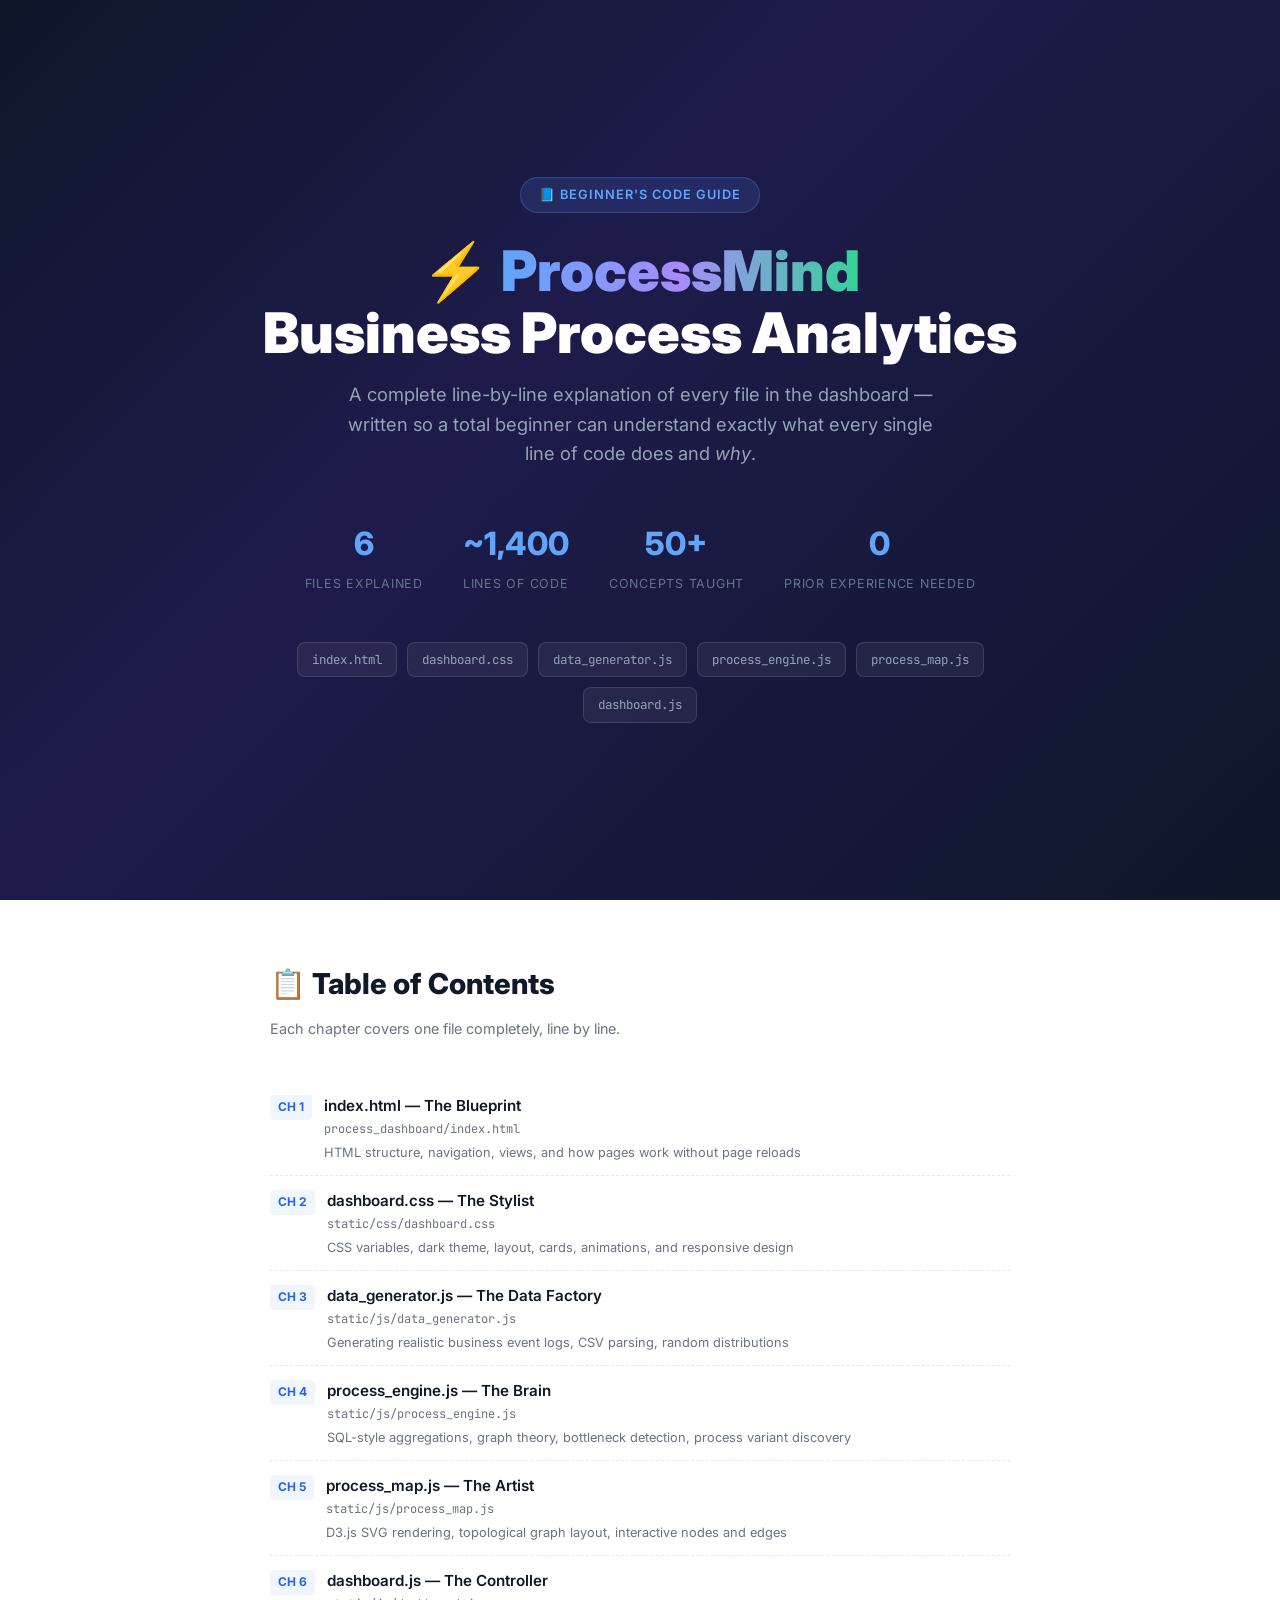
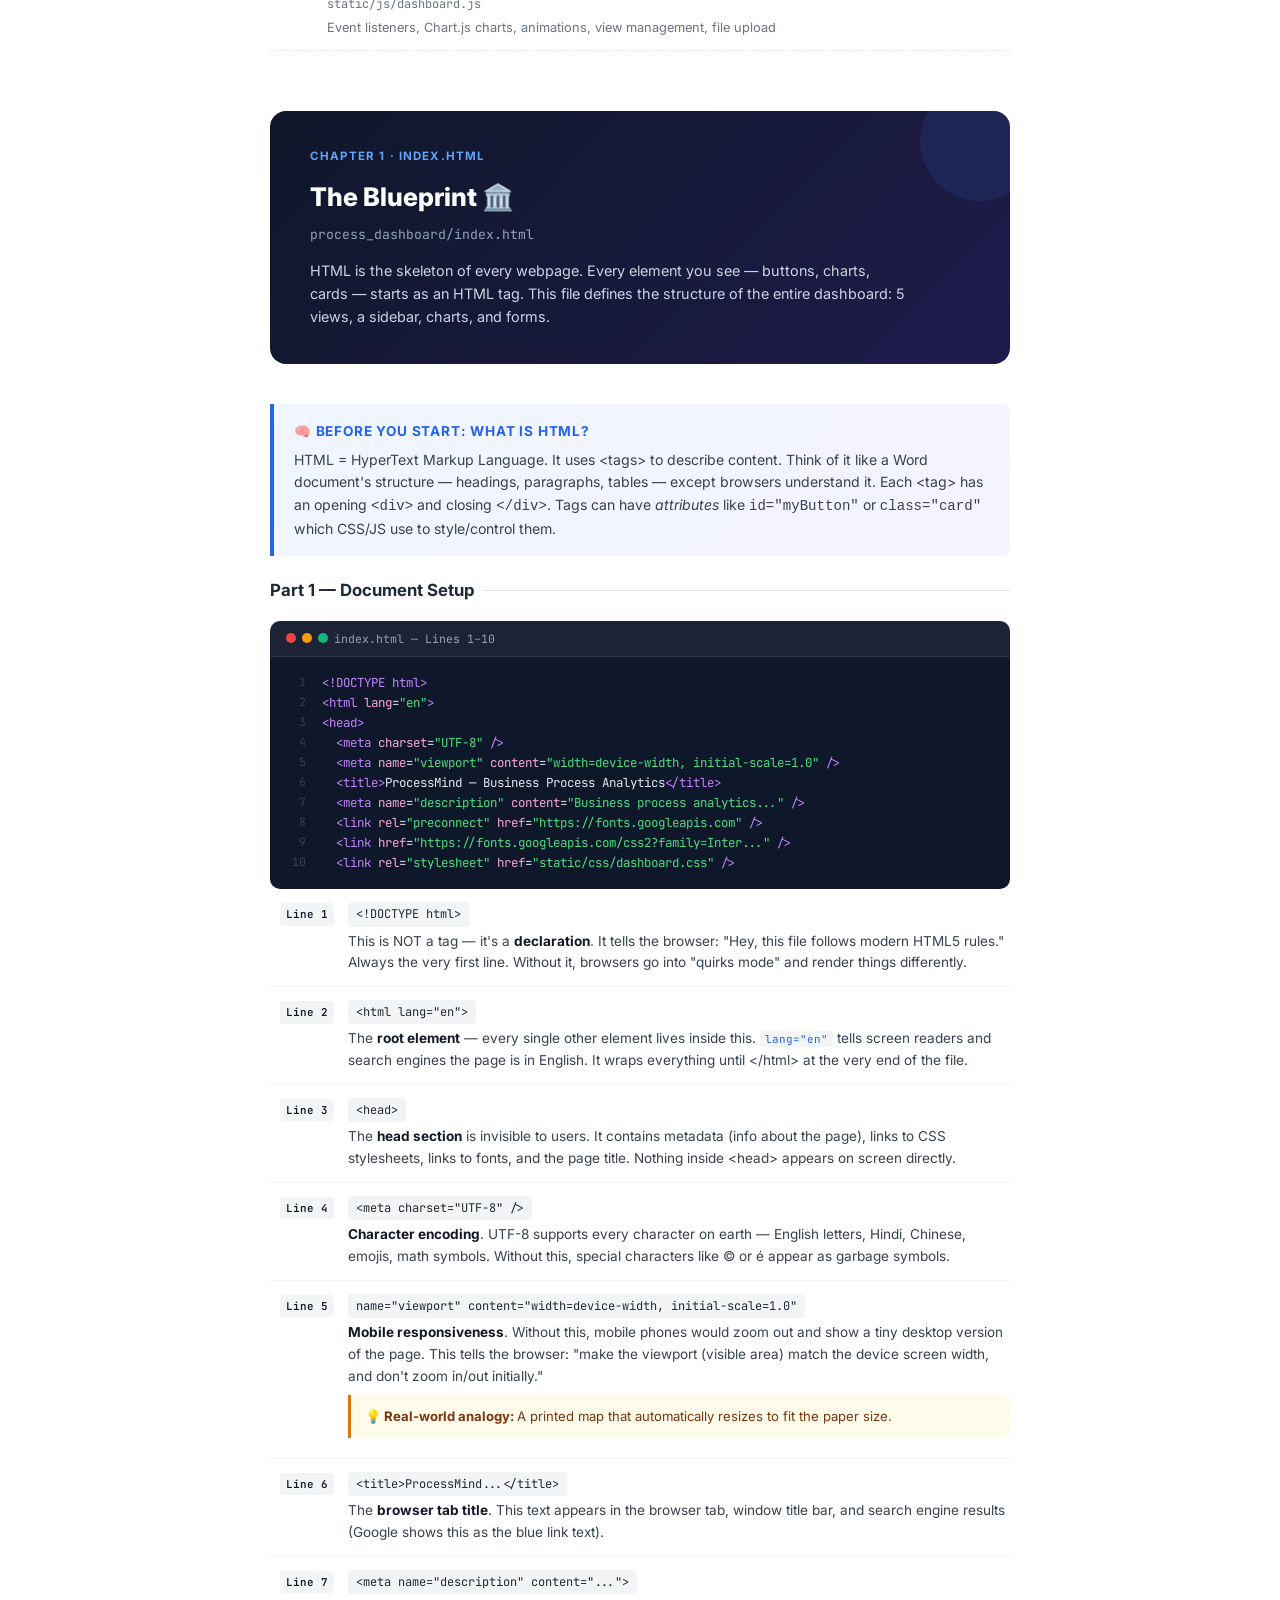
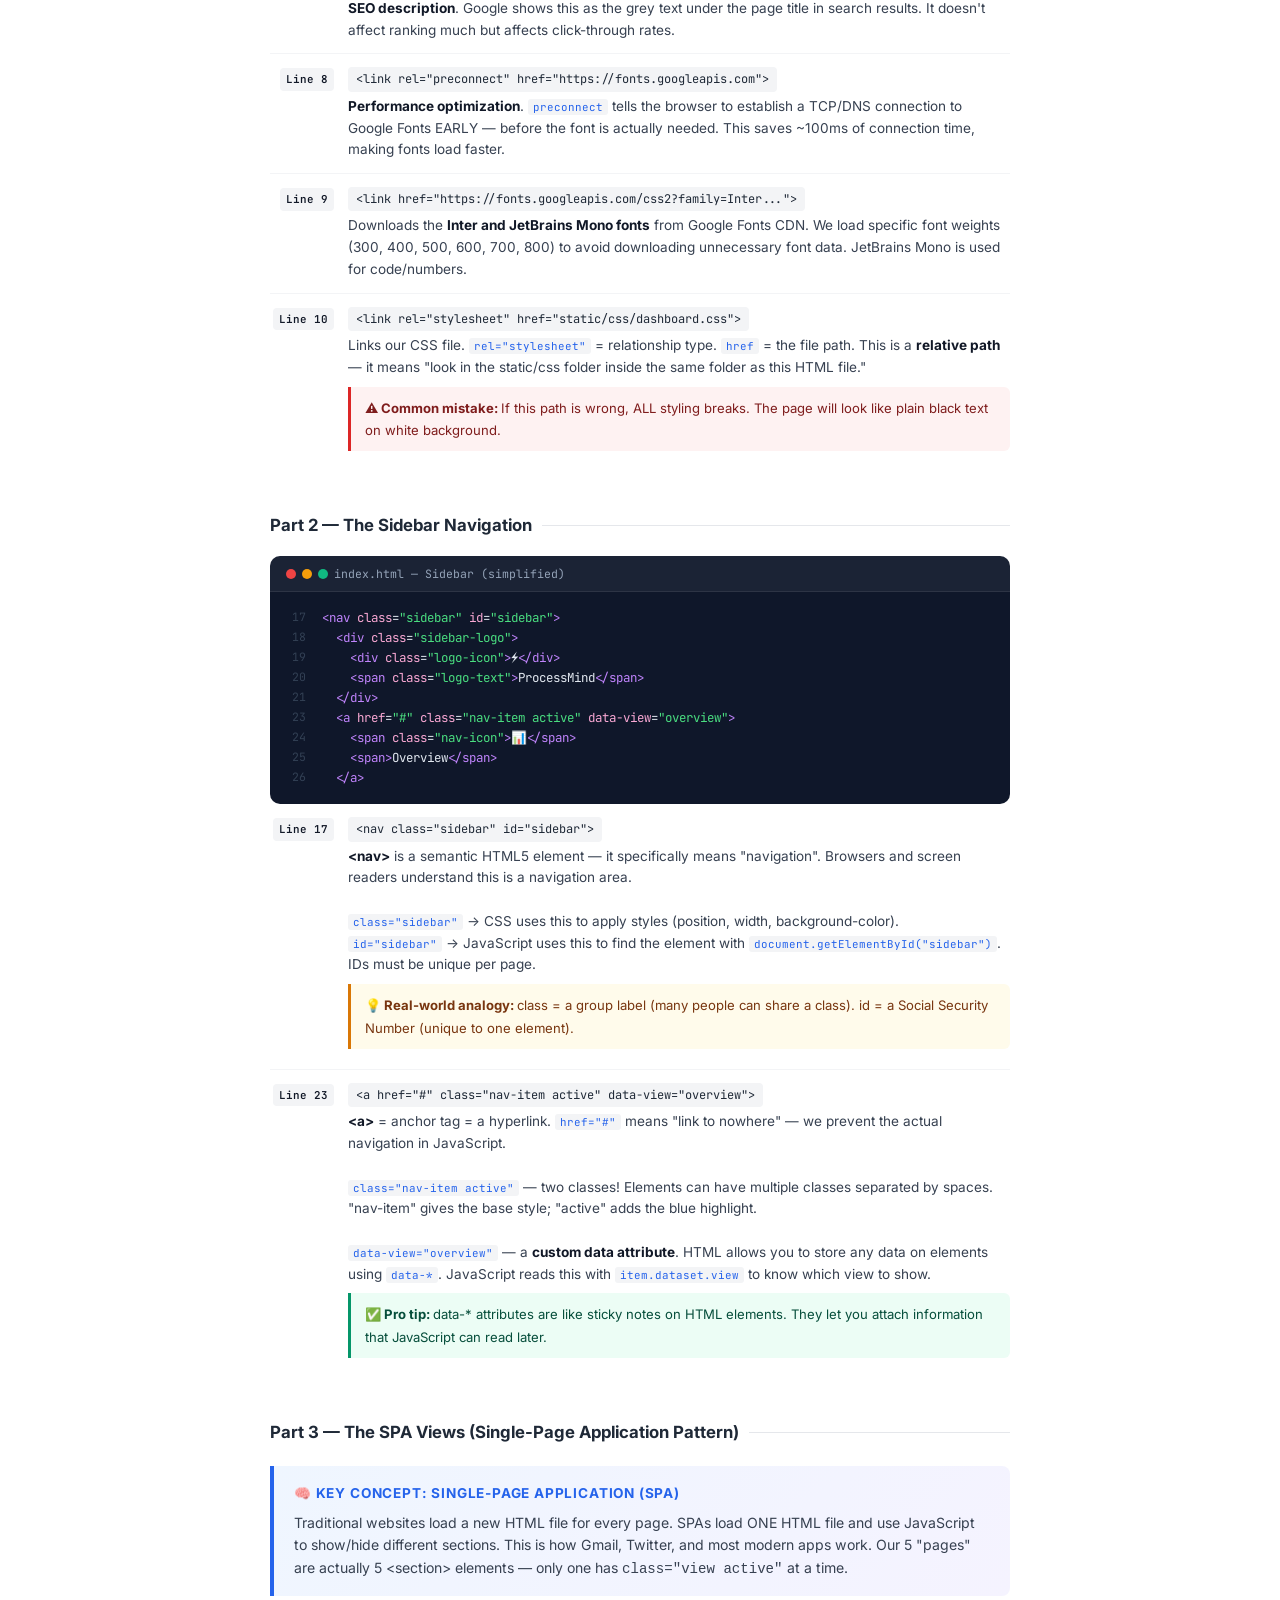
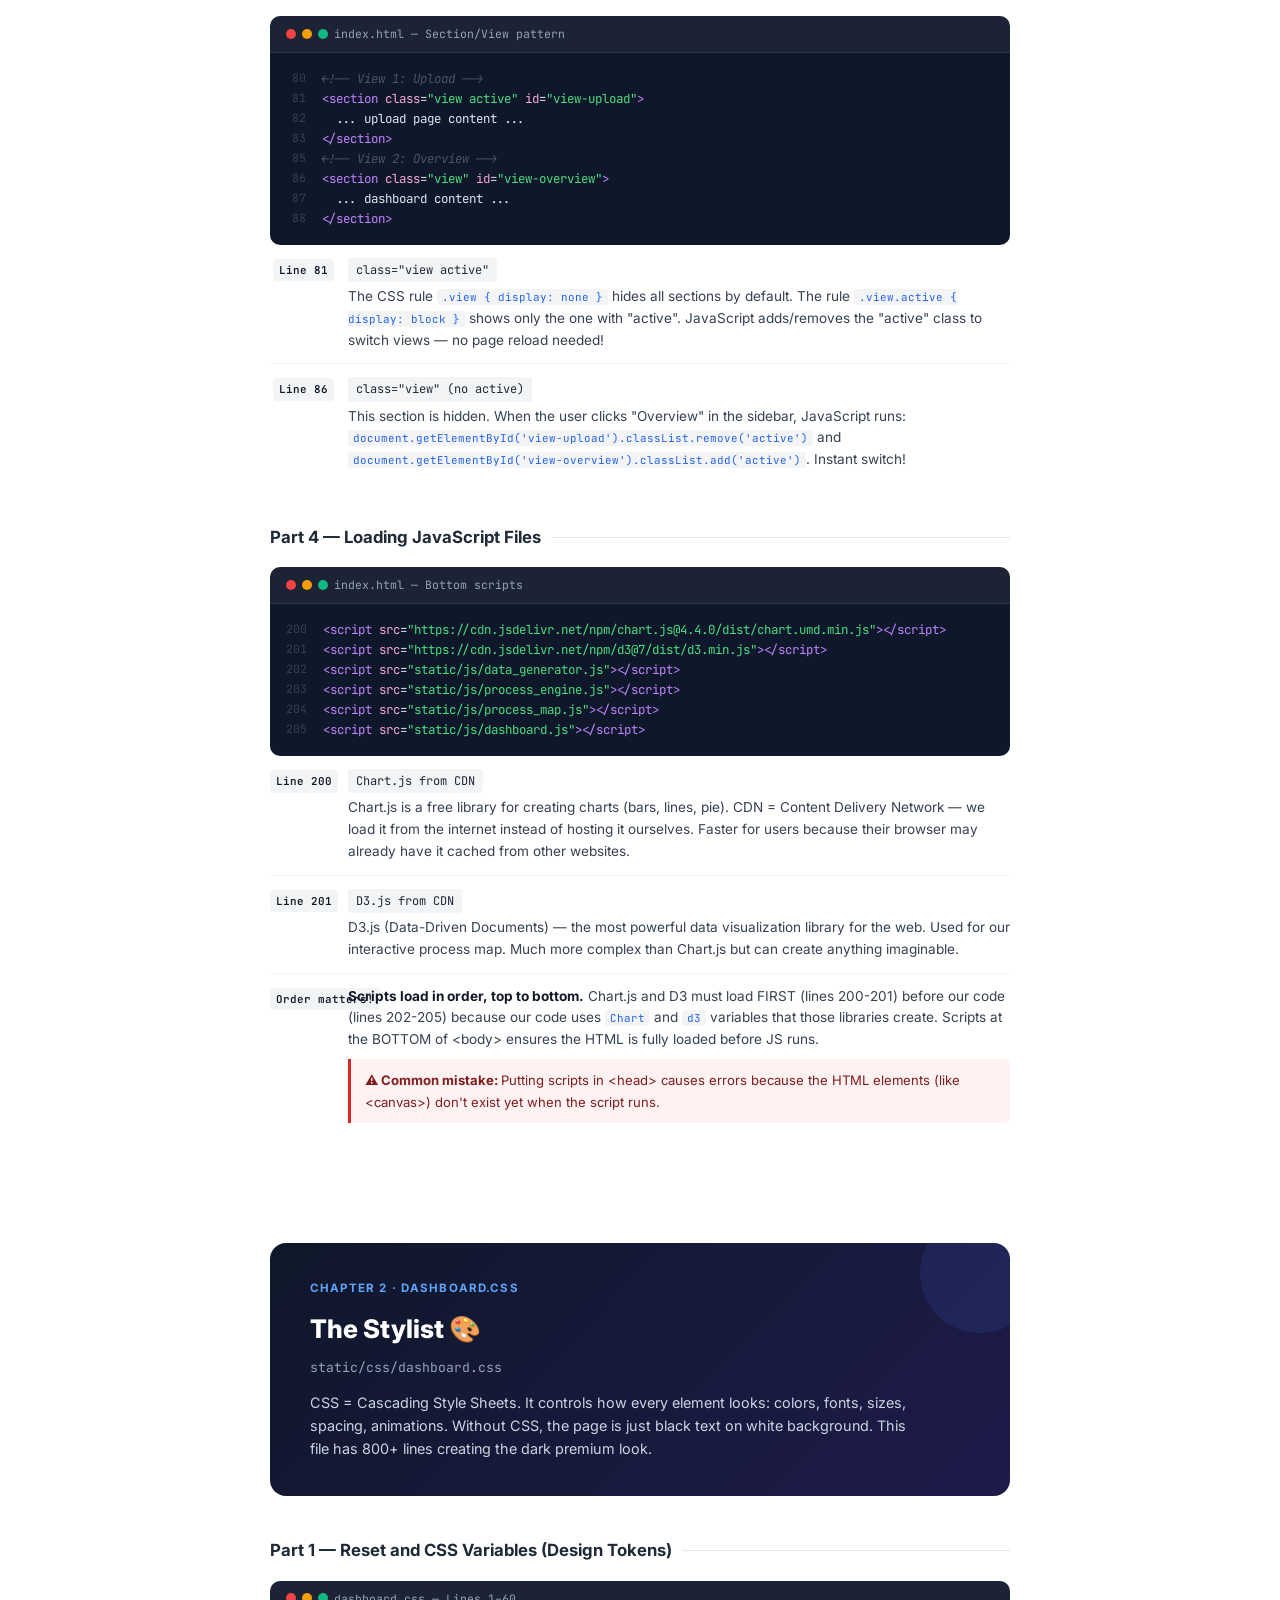
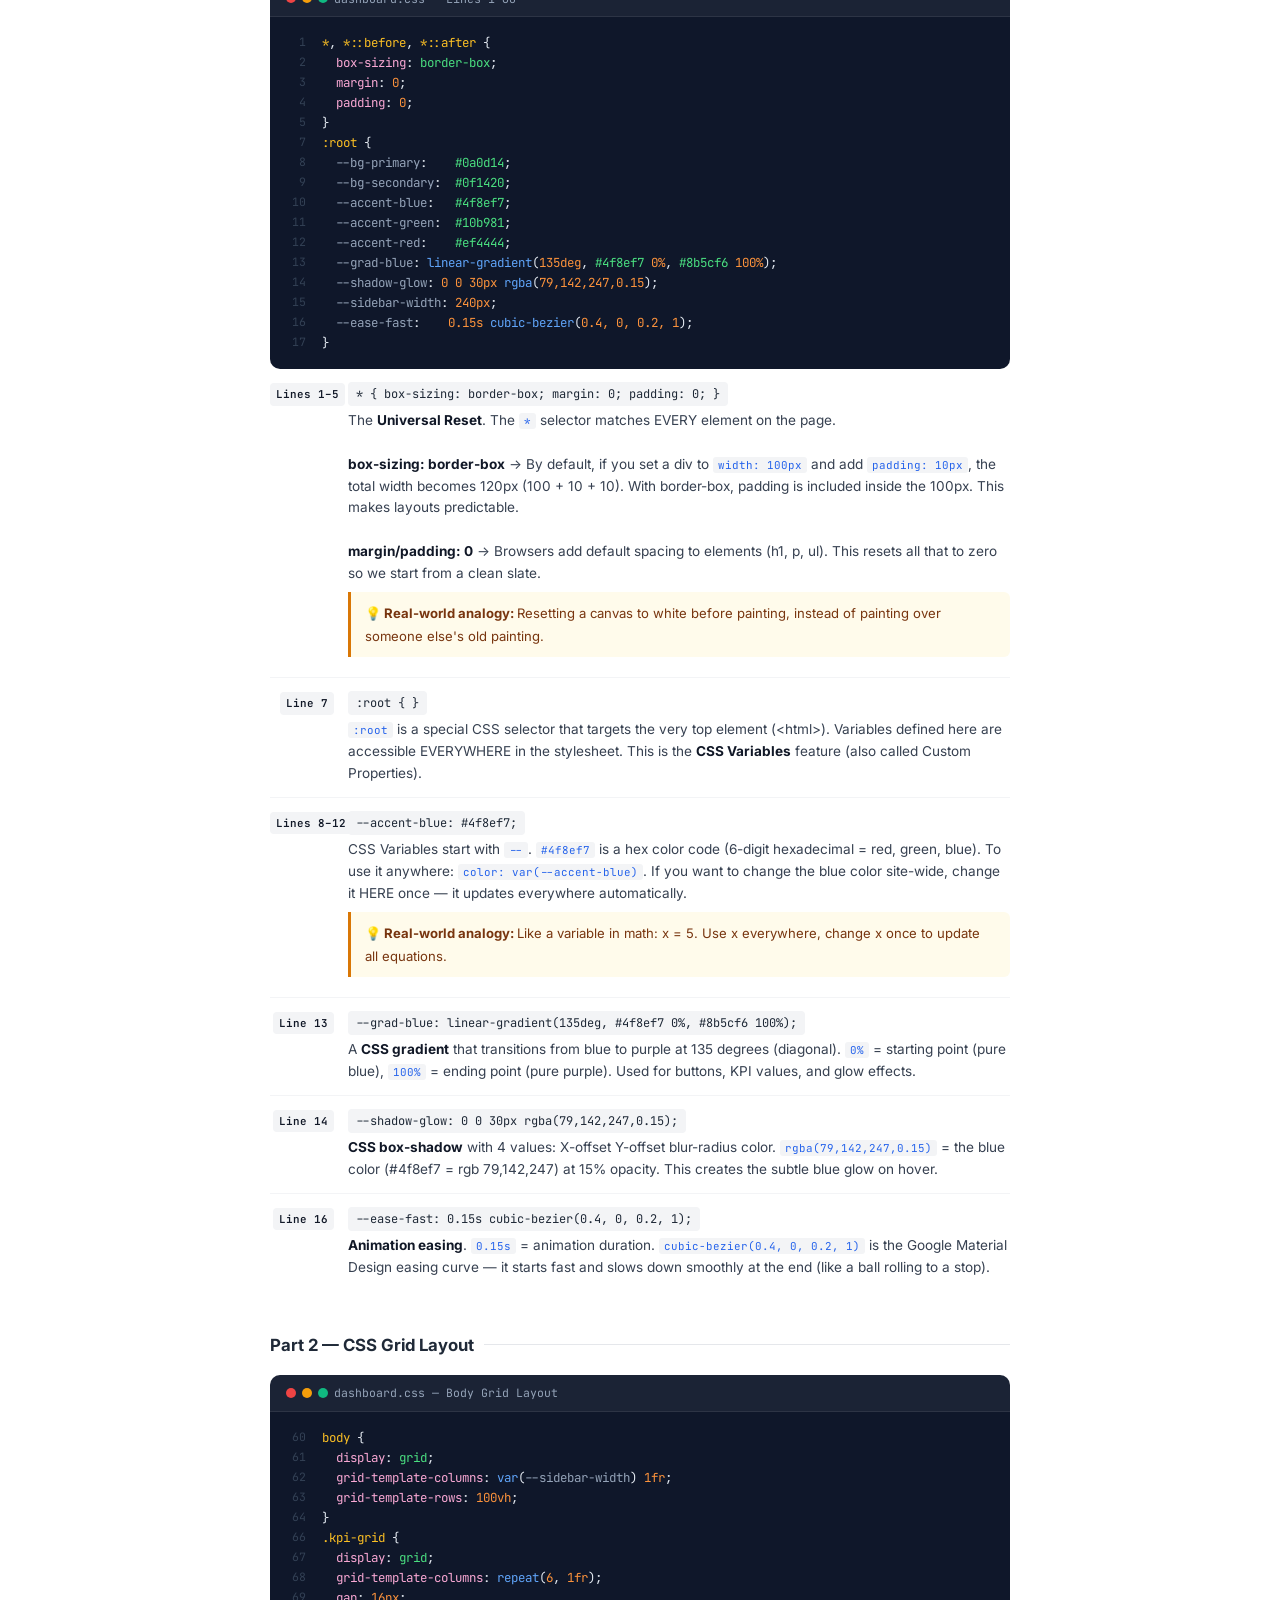
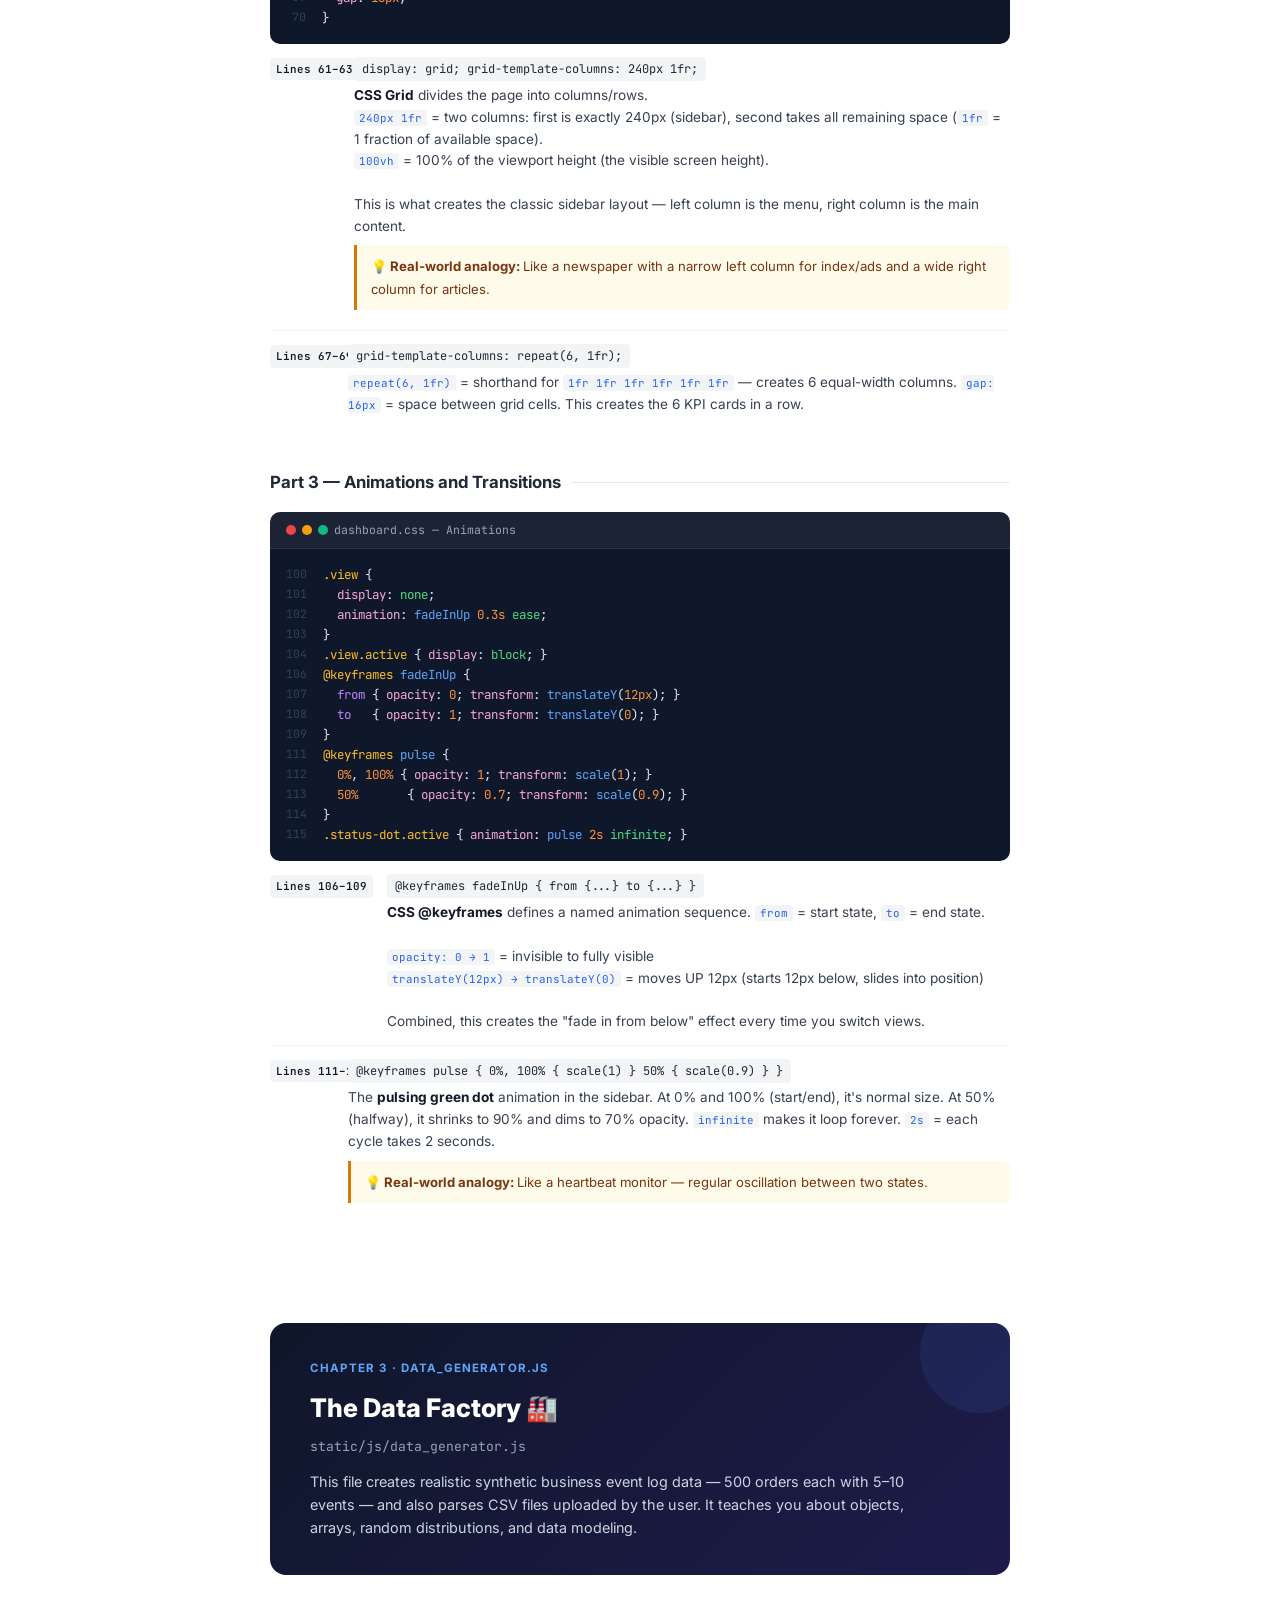
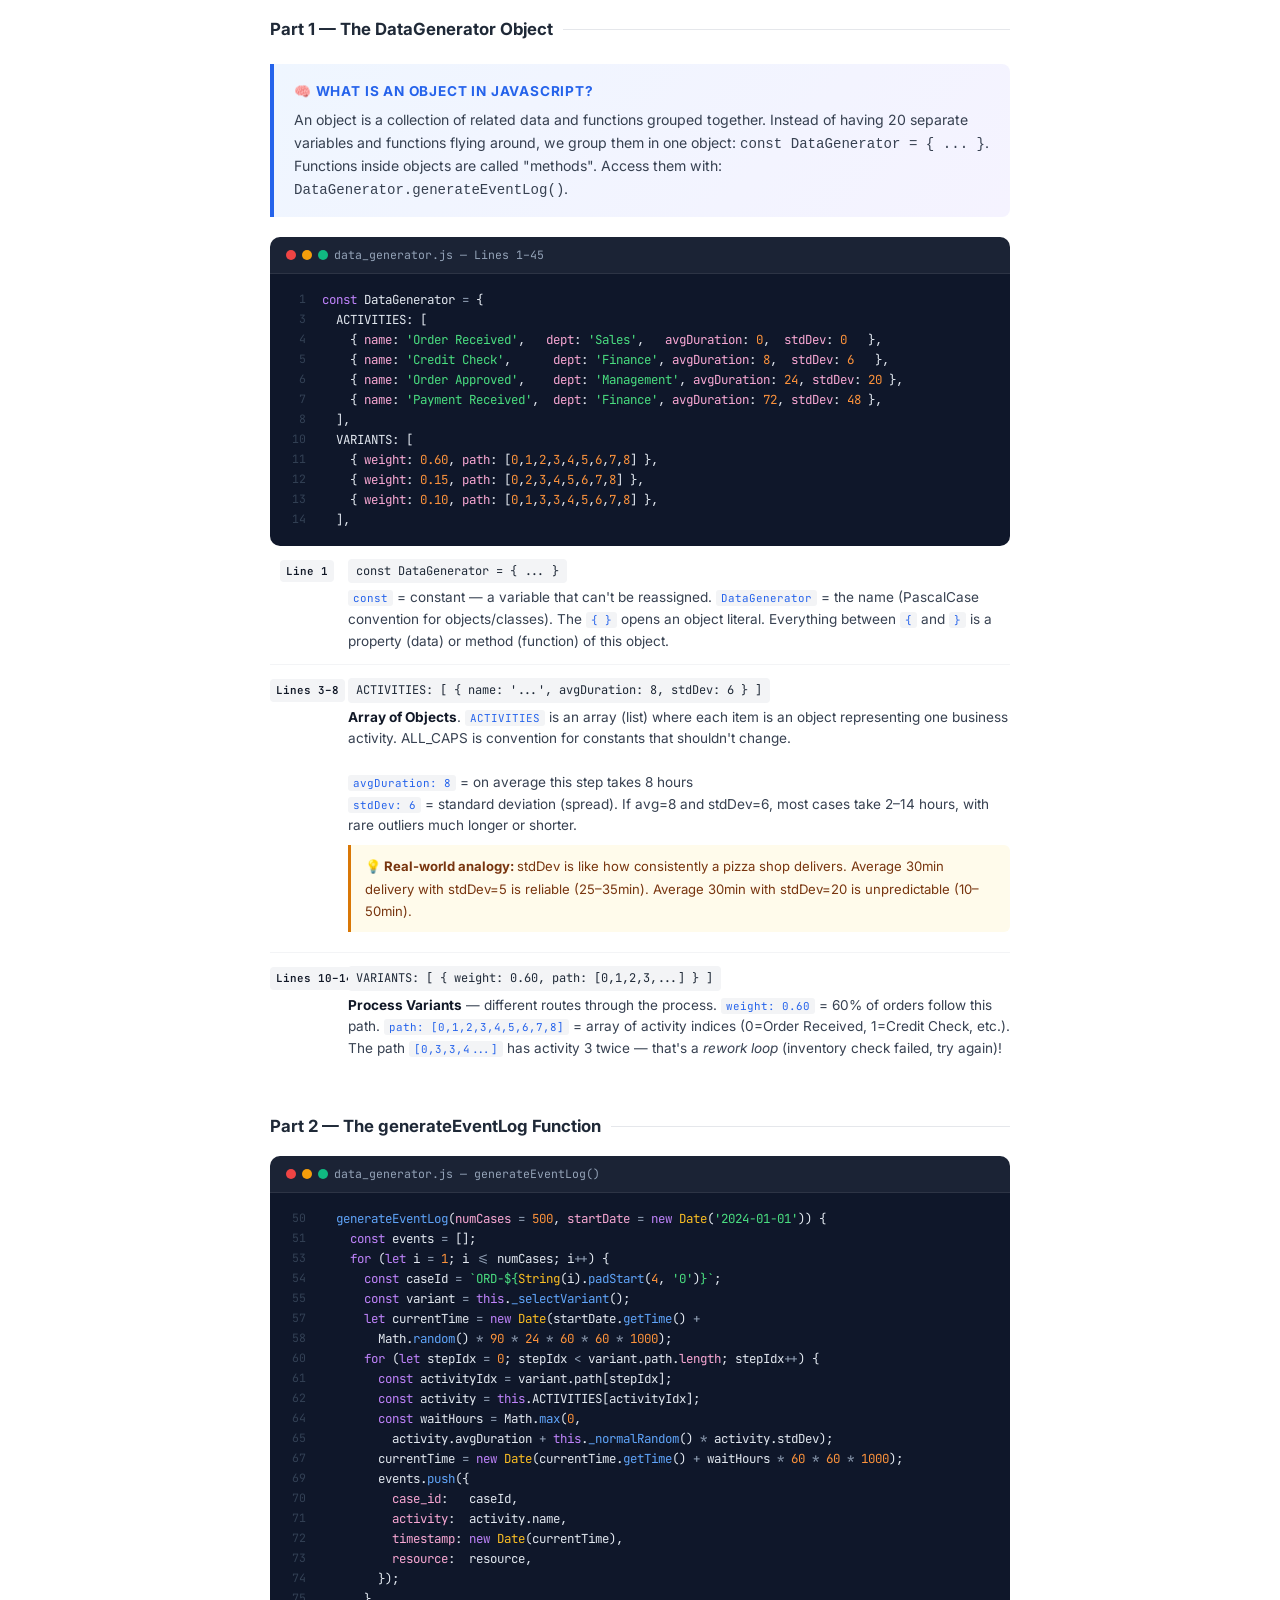
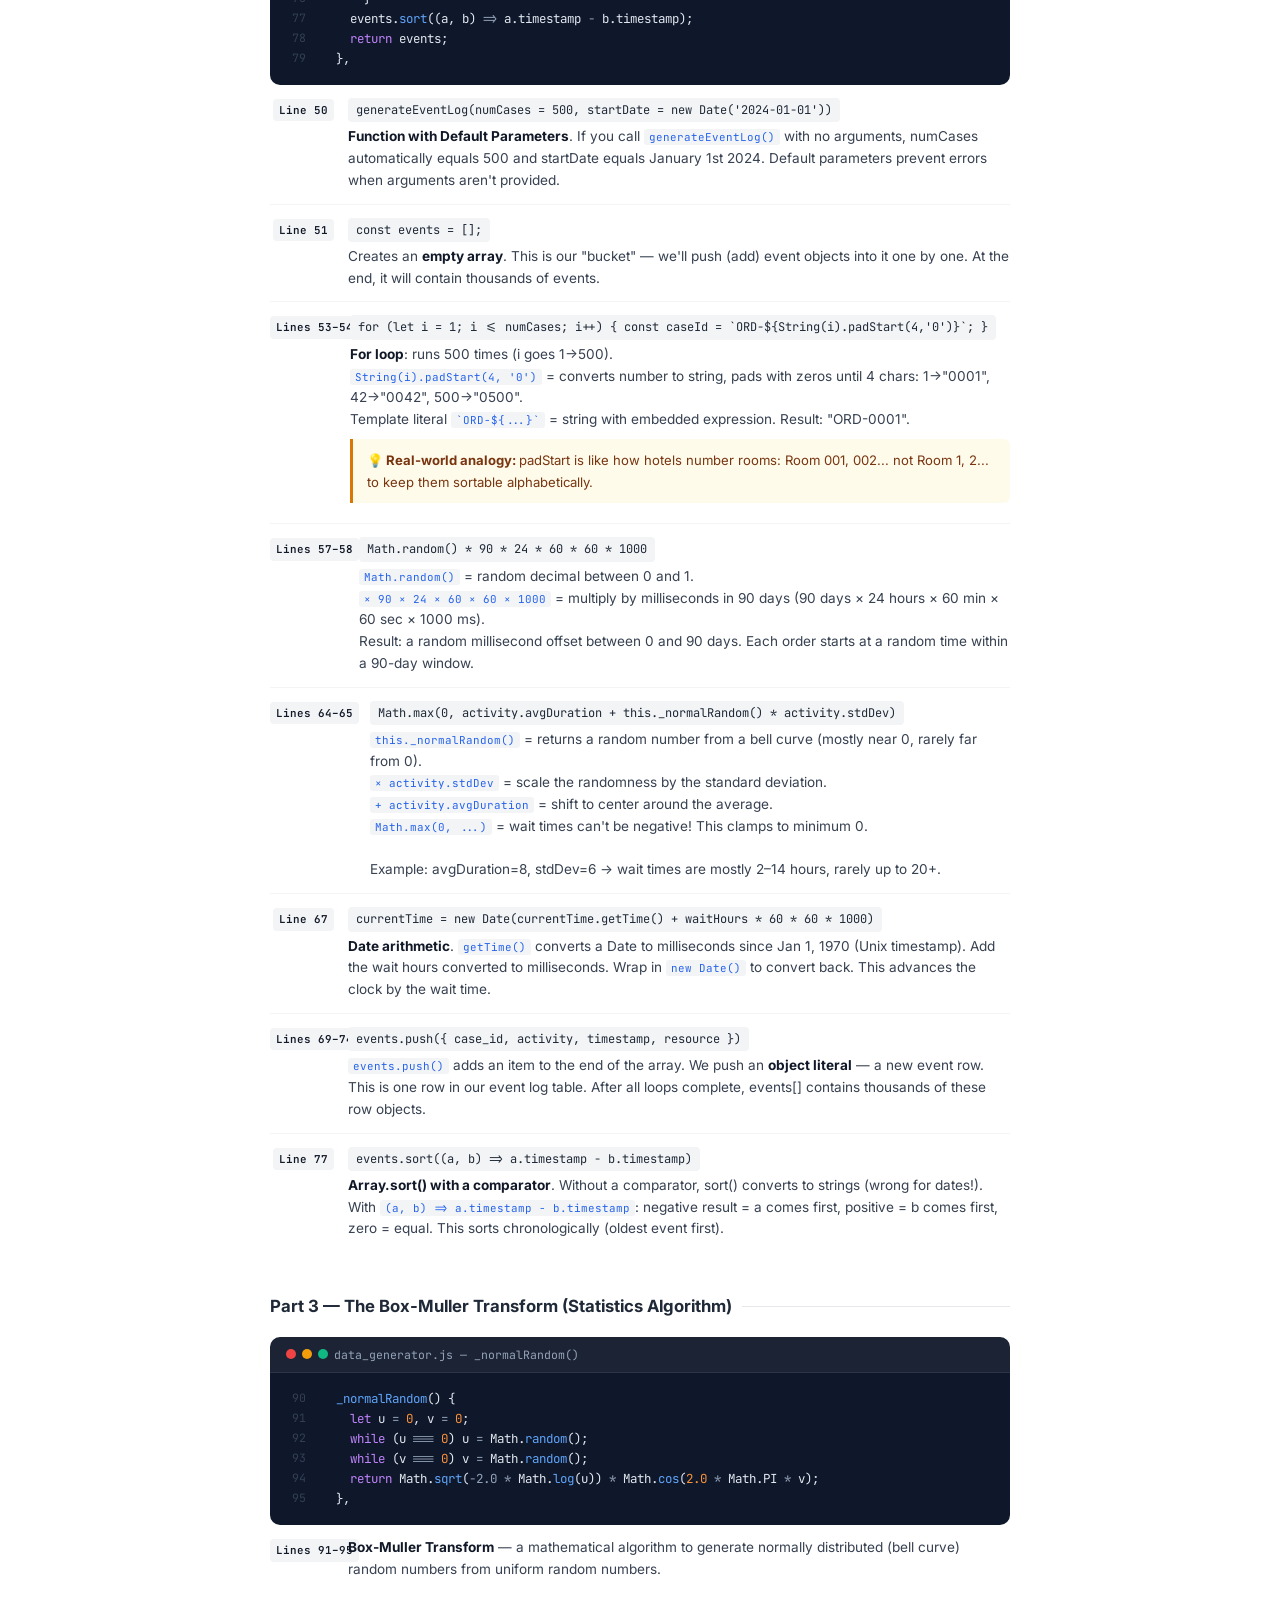
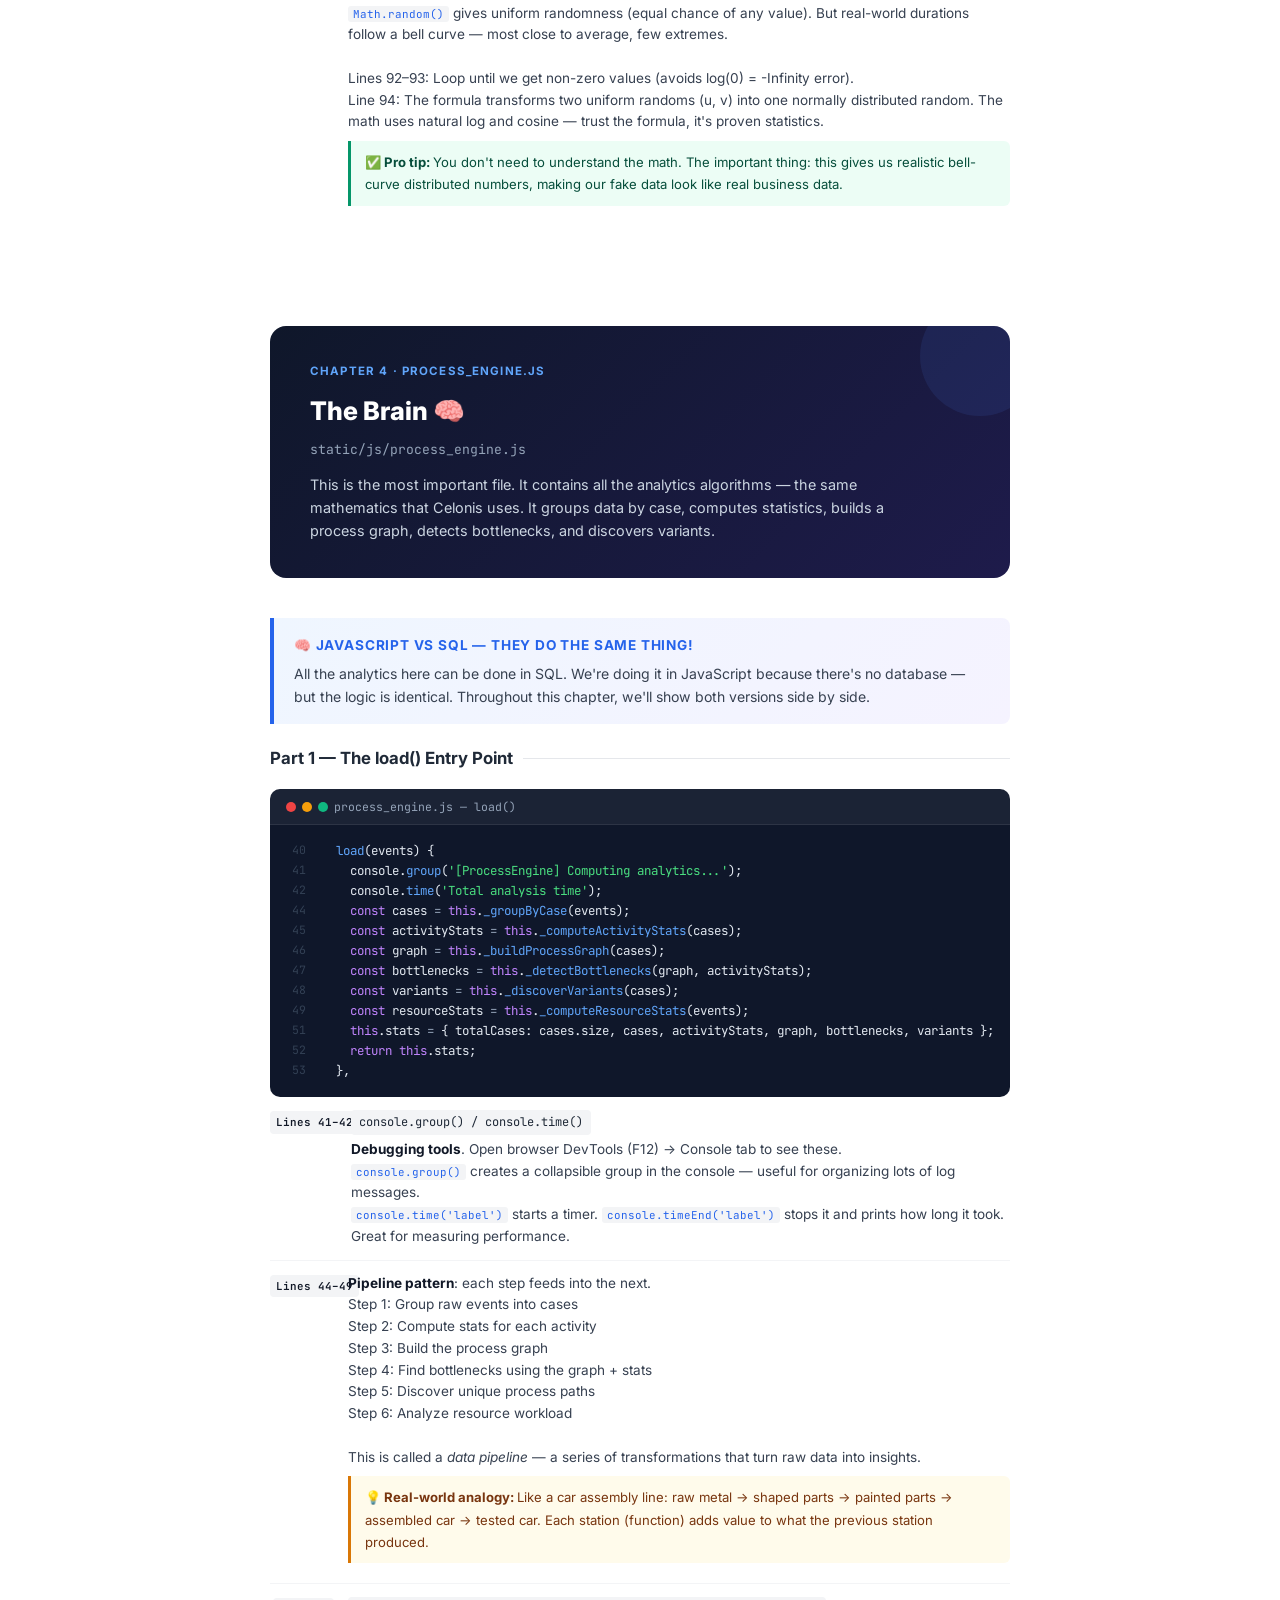
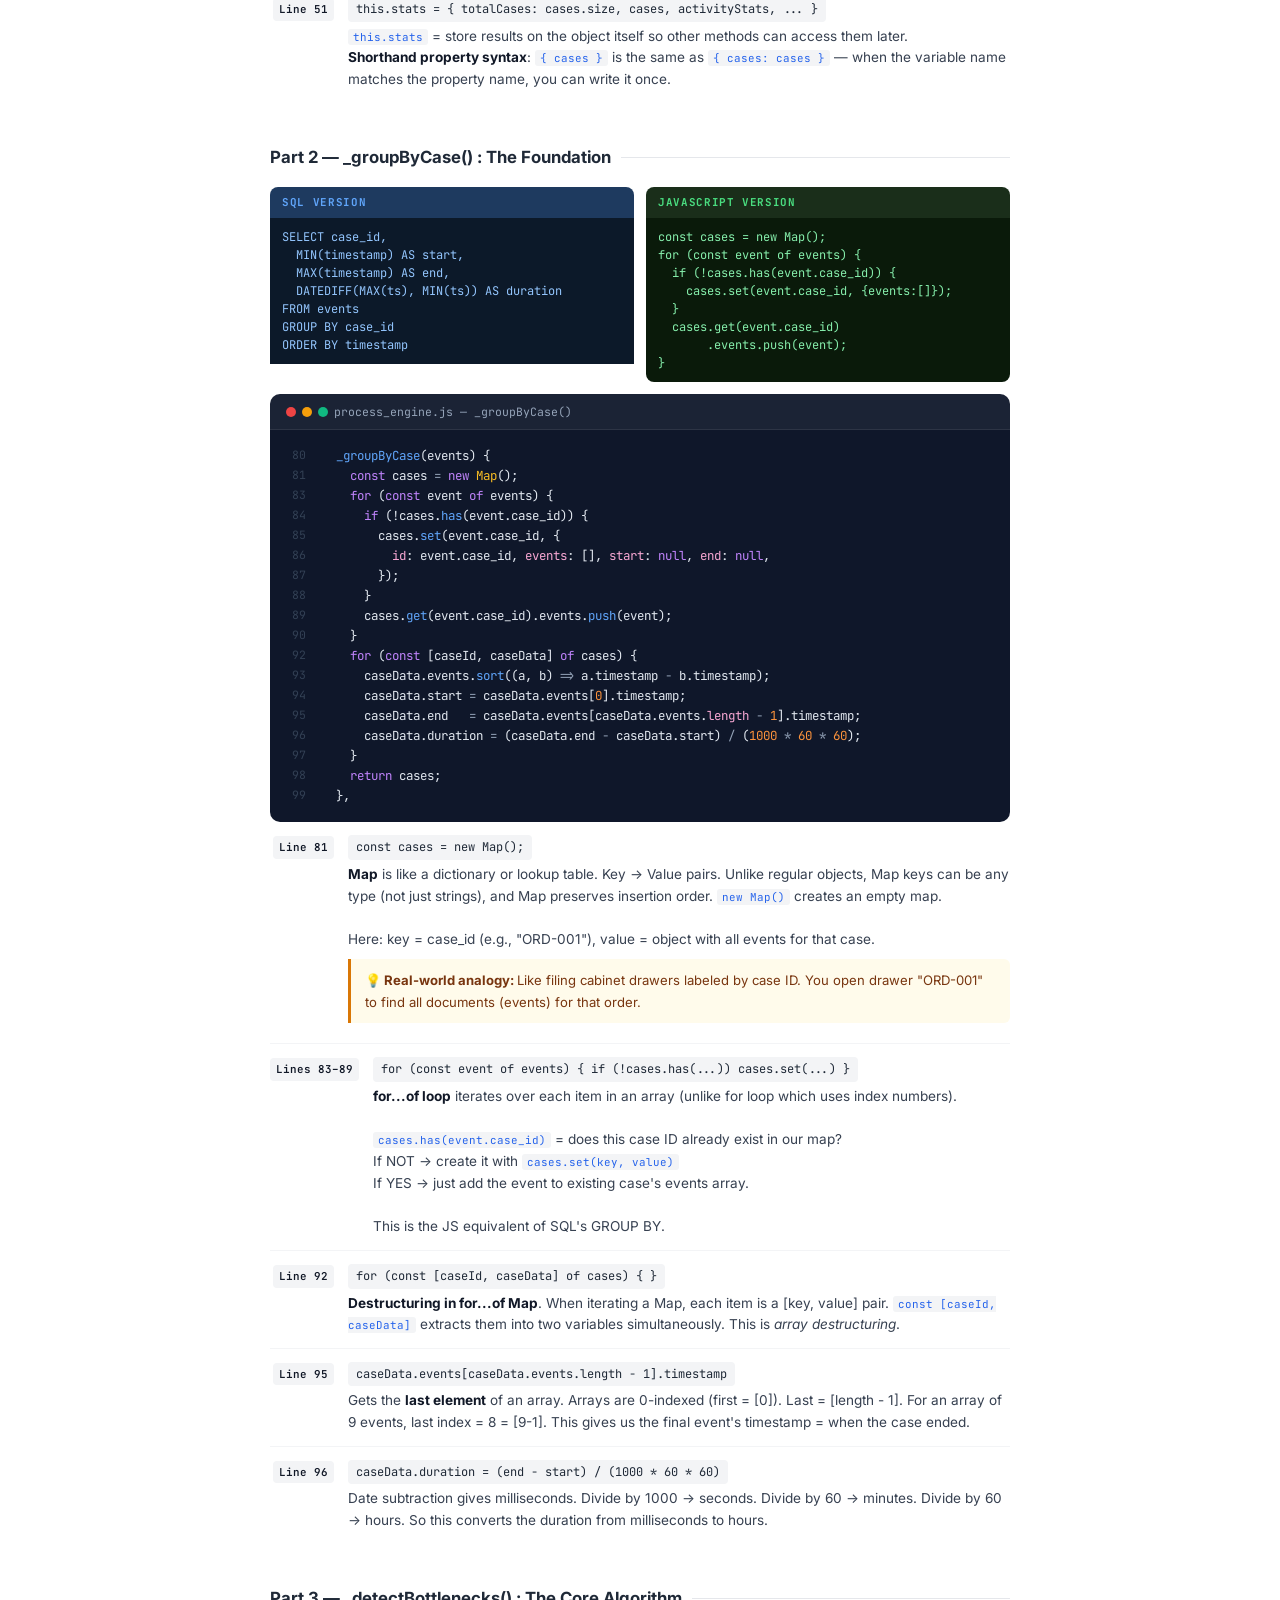
<file: code_guide.html>
<!DOCTYPE html>
<html lang="en">
<head>
<meta charset="UTF-8"/>
<meta name="viewport" content="width=device-width, initial-scale=1.0"/>
<title>ProcessMind — Complete Code Explanation Guide</title>
<style>
  @import url('https://fonts.googleapis.com/css2?family=Inter:wght@300;400;500;600;700;800;900&family=JetBrains+Mono:wght@400;500;700&display=swap');

  :root {
    --blue: #2563eb;
    --blue-light: #eff6ff;
    --blue-mid: #dbeafe;
    --purple: #7c3aed;
    --purple-light: #f5f3ff;
    --green: #059669;
    --green-light: #ecfdf5;
    --orange: #d97706;
    --orange-light: #fffbeb;
    --red: #dc2626;
    --red-light: #fef2f2;
    --gray-50: #f9fafb;
    --gray-100: #f3f4f6;
    --gray-200: #e5e7eb;
    --gray-300: #d1d5db;
    --gray-400: #9ca3af;
    --gray-500: #6b7280;
    --gray-700: #374151;
    --gray-800: #1f2937;
    --gray-900: #111827;
  }

  * { box-sizing: border-box; margin: 0; padding: 0; }

  body {
    font-family: 'Inter', sans-serif;
    background: #fff;
    color: var(--gray-900);
    line-height: 1.7;
    font-size: 14px;
  }

  /* ===== COVER PAGE ===== */
  .cover {
    min-height: 100vh;
    background: linear-gradient(135deg, #0f172a 0%, #1e1b4b 40%, #0f172a 100%);
    display: flex;
    flex-direction: column;
    align-items: center;
    justify-content: center;
    text-align: center;
    padding: 60px 40px;
    page-break-after: always;
  }

  .cover-badge {
    background: rgba(79,142,247,0.15);
    border: 1px solid rgba(79,142,247,0.3);
    color: #60a5fa;
    padding: 6px 18px;
    border-radius: 20px;
    font-size: 0.8rem;
    font-weight: 600;
    letter-spacing: 0.08em;
    text-transform: uppercase;
    margin-bottom: 28px;
  }

  .cover h1 {
    font-size: 3.5rem;
    font-weight: 900;
    color: #fff;
    line-height: 1.1;
    margin-bottom: 16px;
  }

  .cover h1 span {
    background: linear-gradient(90deg, #60a5fa, #a78bfa, #34d399);
    -webkit-background-clip: text;
    -webkit-text-fill-color: transparent;
    background-clip: text;
  }

  .cover-subtitle {
    font-size: 1.15rem;
    color: #94a3b8;
    max-width: 600px;
    margin-bottom: 48px;
    line-height: 1.6;
  }

  .cover-meta {
    display: flex;
    gap: 40px;
    justify-content: center;
    flex-wrap: wrap;
    margin-bottom: 48px;
  }

  .cover-meta-item {
    text-align: center;
  }

  .cover-meta-value {
    font-size: 2rem;
    font-weight: 800;
    color: #60a5fa;
  }

  .cover-meta-label {
    font-size: 0.78rem;
    color: #64748b;
    text-transform: uppercase;
    letter-spacing: 0.06em;
    margin-top: 2px;
  }

  .cover-files {
    display: flex;
    flex-wrap: wrap;
    gap: 10px;
    justify-content: center;
    max-width: 700px;
  }

  .cover-file-pill {
    background: rgba(255,255,255,0.06);
    border: 1px solid rgba(255,255,255,0.12);
    color: #94a3b8;
    padding: 6px 14px;
    border-radius: 8px;
    font-size: 0.78rem;
    font-family: 'JetBrains Mono', monospace;
  }

  /* ===== TABLE OF CONTENTS ===== */
  .toc {
    padding: 60px 80px;
    page-break-after: always;
    max-width: 900px;
    margin: 0 auto;
  }

  .toc h2 {
    font-size: 1.8rem;
    font-weight: 800;
    color: var(--gray-900);
    margin-bottom: 8px;
  }

  .toc-subtitle {
    color: var(--gray-500);
    margin-bottom: 40px;
    font-size: 0.9rem;
  }

  .toc-item {
    display: flex;
    align-items: baseline;
    gap: 12px;
    padding: 12px 0;
    border-bottom: 1px dashed var(--gray-200);
  }

  .toc-num {
    font-size: 0.75rem;
    font-weight: 700;
    color: var(--blue);
    background: var(--blue-light);
    padding: 2px 8px;
    border-radius: 4px;
    min-width: 32px;
    text-align: center;
  }

  .toc-name {
    font-weight: 600;
    font-size: 0.95rem;
    flex: 1;
  }

  .toc-file {
    font-family: 'JetBrains Mono', monospace;
    font-size: 0.75rem;
    color: var(--gray-500);
  }

  .toc-desc {
    font-size: 0.8rem;
    color: var(--gray-500);
    margin-top: 2px;
  }

  /* ===== CONCEPT BOX ===== */
  .concept-box {
    background: linear-gradient(135deg, #eff6ff, #f5f3ff);
    border-left: 4px solid var(--blue);
    border-radius: 0 8px 8px 0;
    padding: 16px 20px;
    margin: 20px 0;
  }

  .concept-box h4 {
    font-size: 0.85rem;
    font-weight: 700;
    color: var(--blue);
    text-transform: uppercase;
    letter-spacing: 0.06em;
    margin-bottom: 6px;
  }

  .concept-box p {
    font-size: 0.88rem;
    color: var(--gray-700);
    line-height: 1.6;
  }

  /* ===== CHAPTER / FILE SECTION ===== */
  .chapter {
    padding: 0 80px 60px;
    max-width: 900px;
    margin: 0 auto;
    page-break-before: always;
  }

  .chapter-header {
    background: linear-gradient(135deg, #0f172a, #1e1b4b);
    color: #fff;
    padding: 36px 40px;
    border-radius: 16px;
    margin-bottom: 40px;
    position: relative;
    overflow: hidden;
  }

  .chapter-header::after {
    content: '';
    position: absolute;
    top: -30px; right: -30px;
    width: 120px; height: 120px;
    background: rgba(79,142,247,0.1);
    border-radius: 50%;
  }

  .chapter-num {
    font-size: 0.72rem;
    font-weight: 700;
    letter-spacing: 0.1em;
    text-transform: uppercase;
    color: #60a5fa;
    margin-bottom: 8px;
  }

  .chapter-title {
    font-size: 1.6rem;
    font-weight: 800;
    margin-bottom: 6px;
  }

  .chapter-file {
    font-family: 'JetBrains Mono', monospace;
    font-size: 0.82rem;
    color: #94a3b8;
    margin-bottom: 12px;
  }

  .chapter-desc {
    font-size: 0.9rem;
    color: #cbd5e1;
    line-height: 1.6;
    max-width: 600px;
  }

  /* ===== CODE BLOCK WITH EXPLANATION ===== */
  .code-section {
    margin-bottom: 32px;
  }

  .code-section-title {
    font-size: 1rem;
    font-weight: 700;
    color: var(--gray-800);
    margin-bottom: 12px;
    padding-bottom: 8px;
    border-bottom: 2px solid var(--gray-100);
    display: flex;
    align-items: center;
    gap: 8px;
  }

  .code-section-title .section-badge {
    font-size: 0.68rem;
    font-weight: 600;
    padding: 2px 8px;
    border-radius: 4px;
    text-transform: uppercase;
    letter-spacing: 0.05em;
  }

  .badge-setup    { background: #dbeafe; color: #1d4ed8; }
  .badge-data     { background: #dcfce7; color: #166534; }
  .badge-logic    { background: #fef3c7; color: #92400e; }
  .badge-render   { background: #f3e8ff; color: #6b21a8; }
  .badge-utility  { background: #fee2e2; color: #991b1b; }
  .badge-config   { background: #e0f2fe; color: #0369a1; }

  .code-block {
    background: #0f172a;
    border-radius: 10px;
    overflow: hidden;
    margin-bottom: 0;
    font-family: 'JetBrains Mono', monospace;
    font-size: 0.78rem;
  }

  .code-block-header {
    background: rgba(255,255,255,0.05);
    padding: 8px 16px;
    display: flex;
    align-items: center;
    gap: 6px;
    border-bottom: 1px solid rgba(255,255,255,0.08);
  }

  .code-block-header span {
    font-size: 0.72rem;
    color: #94a3b8;
    font-family: 'JetBrains Mono', monospace;
  }

  .dot { width: 10px; height: 10px; border-radius: 50%; }
  .dot-red { background: #ef4444; }
  .dot-yellow { background: #f59e0b; }
  .dot-green { background: #10b981; }

  .code-body {
    padding: 16px;
  }

  .code-line {
    display: flex;
    gap: 0;
    min-height: 20px;
  }

  .line-num {
    color: #334155;
    min-width: 36px;
    text-align: right;
    padding-right: 16px;
    user-select: none;
    font-size: 0.72rem;
    line-height: 1.6;
  }

  .line-code {
    color: #e2e8f0;
    flex: 1;
    white-space: pre;
    line-height: 1.6;
  }

  /* Syntax colors */
  .kw   { color: #c084fc; }   /* keyword: const, let, function, return */
  .fn   { color: #60a5fa; }   /* function names */
  .str  { color: #4ade80; }   /* strings */
  .num  { color: #fb923c; }   /* numbers */
  .cmt  { color: #475569; font-style: italic; }  /* comments */
  .obj  { color: #f9a8d4; }   /* object/property names */
  .op   { color: #94a3b8; }   /* operators */
  .cls  { color: #fbbf24; }   /* class names */
  .punc { color: #94a3b8; }   /* punctuation */

  /* ===== EXPLANATION PANEL ===== */
  .explanation {
    margin-top: 0;
  }

  .explain-item {
    display: flex;
    gap: 14px;
    padding: 12px 0;
    border-bottom: 1px solid var(--gray-100);
  }

  .explain-item:last-child { border-bottom: none; }

  .explain-lines {
    min-width: 64px;
    text-align: right;
  }

  .line-badge {
    display: inline-block;
    background: var(--gray-100);
    color: var(--gray-600);
    font-family: 'JetBrains Mono', monospace;
    font-size: 0.68rem;
    font-weight: 600;
    padding: 2px 6px;
    border-radius: 4px;
    white-space: nowrap;
  }

  .explain-content {}

  .explain-code-snippet {
    font-family: 'JetBrains Mono', monospace;
    font-size: 0.75rem;
    background: var(--gray-100);
    color: var(--gray-800);
    padding: 2px 8px;
    border-radius: 4px;
    display: inline-block;
    margin-bottom: 4px;
  }

  .explain-text {
    font-size: 0.85rem;
    color: var(--gray-700);
    line-height: 1.6;
  }

  .explain-text strong { color: var(--gray-900); }
  .explain-text code {
    font-family: 'JetBrains Mono', monospace;
    background: var(--gray-100);
    padding: 1px 5px;
    border-radius: 3px;
    font-size: 0.8em;
    color: var(--blue);
  }

  /* ===== ANALOGY BOX ===== */
  .analogy {
    background: var(--orange-light);
    border-left: 3px solid var(--orange);
    border-radius: 0 6px 6px 0;
    padding: 10px 14px;
    margin: 8px 0;
    font-size: 0.82rem;
    color: #78350f;
  }

  .analogy::before {
    content: '💡 Real-world analogy: ';
    font-weight: 700;
  }

  /* ===== WARNING BOX ===== */
  .warn-box {
    background: var(--red-light);
    border-left: 3px solid var(--red);
    border-radius: 0 6px 6px 0;
    padding: 10px 14px;
    margin: 8px 0;
    font-size: 0.82rem;
    color: #7f1d1d;
  }

  .warn-box::before {
    content: '⚠️ Common mistake: ';
    font-weight: 700;
  }

  /* ===== TIP BOX ===== */
  .tip-box {
    background: var(--green-light);
    border-left: 3px solid var(--green);
    border-radius: 0 6px 6px 0;
    padding: 10px 14px;
    margin: 8px 0;
    font-size: 0.82rem;
    color: #064e3b;
  }

  .tip-box::before {
    content: '✅ Pro tip: ';
    font-weight: 700;
  }

  /* ===== SQL COMPARISON ===== */
  .sql-compare {
    display: grid;
    grid-template-columns: 1fr 1fr;
    gap: 12px;
    margin: 12px 0;
  }

  .sql-box, .js-box {
    border-radius: 8px;
    overflow: hidden;
    font-family: 'JetBrains Mono', monospace;
    font-size: 0.75rem;
  }

  .sql-box-header, .js-box-header {
    padding: 6px 12px;
    font-size: 0.68rem;
    font-weight: 700;
    text-transform: uppercase;
    letter-spacing: 0.06em;
  }

  .sql-box-header { background: #1e3a5f; color: #60a5fa; }
  .js-box-header  { background: #1a2e1a; color: #4ade80; }

  .sql-box-body, .js-box-body {
    padding: 10px 12px;
    white-space: pre;
    line-height: 1.5;
    overflow-x: auto;
  }

  .sql-box-body { background: #0c1929; color: #93c5fd; }
  .js-box-body  { background: #0a1a0a; color: #86efac; }

  /* ===== DIVIDER ===== */
  .divider {
    height: 1px;
    background: var(--gray-200);
    margin: 40px 0;
  }

  /* ===== PAGE BREAK ===== */
  @media print {
    .page-break { page-break-after: always; }
    body { font-size: 12px; }
    .chapter { padding: 0 40px 40px; }
    .toc { padding: 40px; }
  }

  /* ===== SUBSECTION ===== */
  .subsection {
    margin-bottom: 40px;
  }

  .subsection-title {
    font-size: 1.05rem;
    font-weight: 700;
    color: var(--gray-800);
    margin-bottom: 16px;
    display: flex;
    align-items: center;
    gap: 10px;
  }

  .subsection-title::after {
    content: '';
    flex: 1;
    height: 1px;
    background: var(--gray-200);
  }

  /* ===== FLOW DIAGRAM ===== */
  .flow {
    display: flex;
    align-items: center;
    flex-wrap: wrap;
    gap: 8px;
    padding: 16px;
    background: var(--gray-50);
    border-radius: 8px;
    margin: 12px 0;
  }

  .flow-node {
    background: var(--blue-mid);
    border: 1px solid #93c5fd;
    color: #1e40af;
    padding: 6px 14px;
    border-radius: 6px;
    font-size: 0.8rem;
    font-weight: 600;
  }

  .flow-arrow {
    color: var(--gray-400);
    font-size: 1.1rem;
  }

  /* Summary footer */
  .summary-grid {
    display: grid;
    grid-template-columns: repeat(3, 1fr);
    gap: 16px;
    margin: 24px 0;
  }

  .summary-card {
    background: var(--gray-50);
    border: 1px solid var(--gray-200);
    border-radius: 10px;
    padding: 16px;
  }

  .summary-card-title {
    font-size: 0.72rem;
    font-weight: 700;
    text-transform: uppercase;
    letter-spacing: 0.06em;
    color: var(--gray-500);
    margin-bottom: 8px;
  }

  .summary-card-value {
    font-size: 1.3rem;
    font-weight: 800;
    color: var(--blue);
  }

</style>
</head>
<body>

<!-- =========================================================
     COVER PAGE
========================================================= -->
<div class="cover">
  <div class="cover-badge">📘 Beginner's Code Guide</div>
  <h1>⚡ <span>ProcessMind</span><br/>Business Process Analytics</h1>
  <p class="cover-subtitle">
    A complete line-by-line explanation of every file in the dashboard —
    written so a total beginner can understand exactly what every single
    line of code does and <em>why</em>.
  </p>
  <div class="cover-meta">
    <div class="cover-meta-item">
      <div class="cover-meta-value">6</div>
      <div class="cover-meta-label">Files Explained</div>
    </div>
    <div class="cover-meta-item">
      <div class="cover-meta-value">~1,400</div>
      <div class="cover-meta-label">Lines of Code</div>
    </div>
    <div class="cover-meta-item">
      <div class="cover-meta-value">50+</div>
      <div class="cover-meta-label">Concepts Taught</div>
    </div>
    <div class="cover-meta-item">
      <div class="cover-meta-value">0</div>
      <div class="cover-meta-label">Prior Experience Needed</div>
    </div>
  </div>
  <div class="cover-files">
    <span class="cover-file-pill">index.html</span>
    <span class="cover-file-pill">dashboard.css</span>
    <span class="cover-file-pill">data_generator.js</span>
    <span class="cover-file-pill">process_engine.js</span>
    <span class="cover-file-pill">process_map.js</span>
    <span class="cover-file-pill">dashboard.js</span>
  </div>
</div>

<!-- =========================================================
     TABLE OF CONTENTS
========================================================= -->
<div class="toc">
  <h2>📋 Table of Contents</h2>
  <p class="toc-subtitle">Each chapter covers one file completely, line by line.</p>

  <div class="toc-item">
    <span class="toc-num">CH 1</span>
    <div>
      <div class="toc-name">index.html — The Blueprint</div>
      <div class="toc-file">process_dashboard/index.html</div>
      <div class="toc-desc">HTML structure, navigation, views, and how pages work without page reloads</div>
    </div>
  </div>
  <div class="toc-item">
    <span class="toc-num">CH 2</span>
    <div>
      <div class="toc-name">dashboard.css — The Stylist</div>
      <div class="toc-file">static/css/dashboard.css</div>
      <div class="toc-desc">CSS variables, dark theme, layout, cards, animations, and responsive design</div>
    </div>
  </div>
  <div class="toc-item">
    <span class="toc-num">CH 3</span>
    <div>
      <div class="toc-name">data_generator.js — The Data Factory</div>
      <div class="toc-file">static/js/data_generator.js</div>
      <div class="toc-desc">Generating realistic business event logs, CSV parsing, random distributions</div>
    </div>
  </div>
  <div class="toc-item">
    <span class="toc-num">CH 4</span>
    <div>
      <div class="toc-name">process_engine.js — The Brain</div>
      <div class="toc-file">static/js/process_engine.js</div>
      <div class="toc-desc">SQL-style aggregations, graph theory, bottleneck detection, process variant discovery</div>
    </div>
  </div>
  <div class="toc-item">
    <span class="toc-num">CH 5</span>
    <div>
      <div class="toc-name">process_map.js — The Artist</div>
      <div class="toc-file">static/js/process_map.js</div>
      <div class="toc-desc">D3.js SVG rendering, topological graph layout, interactive nodes and edges</div>
    </div>
  </div>
  <div class="toc-item">
    <span class="toc-num">CH 6</span>
    <div>
      <div class="toc-name">dashboard.js — The Controller</div>
      <div class="toc-file">static/js/dashboard.js</div>
      <div class="toc-desc">Event listeners, Chart.js charts, animations, view management, file upload</div>
    </div>
  </div>
</div>

<!-- =========================================================
     CHAPTER 1: index.html
========================================================= -->
<div class="chapter">
  <div class="chapter-header">
    <div class="chapter-num">Chapter 1 · index.html</div>
    <div class="chapter-title">The Blueprint 🏛️</div>
    <div class="chapter-file">process_dashboard/index.html</div>
    <div class="chapter-desc">
      HTML is the skeleton of every webpage. Every element you see — buttons,
      charts, cards — starts as an HTML tag. This file defines the structure
      of the entire dashboard: 5 views, a sidebar, charts, and forms.
    </div>
  </div>

  <div class="concept-box">
    <h4>🧠 Before You Start: What is HTML?</h4>
    <p>HTML = HyperText Markup Language. It uses &lt;tags&gt; to describe content.
    Think of it like a Word document's structure — headings, paragraphs, tables —
    except browsers understand it. Each &lt;tag&gt; has an opening <code>&lt;div&gt;</code>
    and closing <code>&lt;/div&gt;</code>. Tags can have <em>attributes</em> like
    <code>id="myButton"</code> or <code>class="card"</code> which CSS/JS use to style/control them.</p>
  </div>

  <!-- DOCTYPE + HEAD -->
  <div class="subsection">
    <div class="subsection-title">Part 1 — Document Setup</div>

    <div class="code-block">
      <div class="code-block-header">
        <div class="dot dot-red"></div><div class="dot dot-yellow"></div><div class="dot dot-green"></div>
        <span>index.html — Lines 1–10</span>
      </div>
      <div class="code-body">
        <div class="code-line"><span class="line-num">1</span><span class="line-code"><span class="kw">&lt;!DOCTYPE html&gt;</span></span></div>
        <div class="code-line"><span class="line-num">2</span><span class="line-code"><span class="kw">&lt;html</span> <span class="obj">lang</span>=<span class="str">"en"</span><span class="kw">&gt;</span></span></div>
        <div class="code-line"><span class="line-num">3</span><span class="line-code"><span class="kw">&lt;head&gt;</span></span></div>
        <div class="code-line"><span class="line-num">4</span><span class="line-code">  <span class="kw">&lt;meta</span> <span class="obj">charset</span>=<span class="str">"UTF-8"</span> <span class="kw">/&gt;</span></span></div>
        <div class="code-line"><span class="line-num">5</span><span class="line-code">  <span class="kw">&lt;meta</span> <span class="obj">name</span>=<span class="str">"viewport"</span> <span class="obj">content</span>=<span class="str">"width=device-width, initial-scale=1.0"</span> <span class="kw">/&gt;</span></span></div>
        <div class="code-line"><span class="line-num">6</span><span class="line-code">  <span class="kw">&lt;title&gt;</span>ProcessMind — Business Process Analytics<span class="kw">&lt;/title&gt;</span></span></div>
        <div class="code-line"><span class="line-num">7</span><span class="line-code">  <span class="kw">&lt;meta</span> <span class="obj">name</span>=<span class="str">"description"</span> <span class="obj">content</span>=<span class="str">"Business process analytics..."</span> <span class="kw">/&gt;</span></span></div>
        <div class="code-line"><span class="line-num">8</span><span class="line-code">  <span class="kw">&lt;link</span> <span class="obj">rel</span>=<span class="str">"preconnect"</span> <span class="obj">href</span>=<span class="str">"https://fonts.googleapis.com"</span> <span class="kw">/&gt;</span></span></div>
        <div class="code-line"><span class="line-num">9</span><span class="line-code">  <span class="kw">&lt;link</span> <span class="obj">href</span>=<span class="str">"https://fonts.googleapis.com/css2?family=Inter..."</span> <span class="kw">/&gt;</span></span></div>
        <div class="code-line"><span class="line-num">10</span><span class="line-code">  <span class="kw">&lt;link</span> <span class="obj">rel</span>=<span class="str">"stylesheet"</span> <span class="obj">href</span>=<span class="str">"static/css/dashboard.css"</span> <span class="kw">/&gt;</span></span></div>
      </div>
    </div>

    <div class="explanation">
      <div class="explain-item">
        <div class="explain-lines"><span class="line-badge">Line 1</span></div>
        <div class="explain-content">
          <div class="explain-code-snippet">&lt;!DOCTYPE html&gt;</div>
          <div class="explain-text">This is NOT a tag — it's a <strong>declaration</strong>. It tells the browser: "Hey, this file follows modern HTML5 rules." Always the very first line. Without it, browsers go into "quirks mode" and render things differently.</div>
        </div>
      </div>
      <div class="explain-item">
        <div class="explain-lines"><span class="line-badge">Line 2</span></div>
        <div class="explain-content">
          <div class="explain-code-snippet">&lt;html lang="en"&gt;</div>
          <div class="explain-text">The <strong>root element</strong> — every single other element lives inside this. <code>lang="en"</code> tells screen readers and search engines the page is in English. It wraps everything until &lt;/html&gt; at the very end of the file.</div>
        </div>
      </div>
      <div class="explain-item">
        <div class="explain-lines"><span class="line-badge">Line 3</span></div>
        <div class="explain-content">
          <div class="explain-code-snippet">&lt;head&gt;</div>
          <div class="explain-text">The <strong>head section</strong> is invisible to users. It contains metadata (info about the page), links to CSS stylesheets, links to fonts, and the page title. Nothing inside &lt;head&gt; appears on screen directly.</div>
        </div>
      </div>
      <div class="explain-item">
        <div class="explain-lines"><span class="line-badge">Line 4</span></div>
        <div class="explain-content">
          <div class="explain-code-snippet">&lt;meta charset="UTF-8" /&gt;</div>
          <div class="explain-text"><strong>Character encoding</strong>. UTF-8 supports every character on earth — English letters, Hindi, Chinese, emojis, math symbols. Without this, special characters like © or é appear as garbage symbols.</div>
        </div>
      </div>
      <div class="explain-item">
        <div class="explain-lines"><span class="line-badge">Line 5</span></div>
        <div class="explain-content">
          <div class="explain-code-snippet">name="viewport" content="width=device-width, initial-scale=1.0"</div>
          <div class="explain-text"><strong>Mobile responsiveness</strong>. Without this, mobile phones would zoom out and show a tiny desktop version of the page. This tells the browser: "make the viewport (visible area) match the device screen width, and don't zoom in/out initially."</div>
          <div class="analogy">A printed map that automatically resizes to fit the paper size.</div>
        </div>
      </div>
      <div class="explain-item">
        <div class="explain-lines"><span class="line-badge">Line 6</span></div>
        <div class="explain-content">
          <div class="explain-code-snippet">&lt;title&gt;ProcessMind...&lt;/title&gt;</div>
          <div class="explain-text">The <strong>browser tab title</strong>. This text appears in the browser tab, window title bar, and search engine results (Google shows this as the blue link text).</div>
        </div>
      </div>
      <div class="explain-item">
        <div class="explain-lines"><span class="line-badge">Line 7</span></div>
        <div class="explain-content">
          <div class="explain-code-snippet">&lt;meta name="description" content="..."&gt;</div>
          <div class="explain-text"><strong>SEO description</strong>. Google shows this as the grey text under the page title in search results. It doesn't affect ranking much but affects click-through rates.</div>
        </div>
      </div>
      <div class="explain-item">
        <div class="explain-lines"><span class="line-badge">Line 8</span></div>
        <div class="explain-content">
          <div class="explain-code-snippet">&lt;link rel="preconnect" href="https://fonts.googleapis.com"&gt;</div>
          <div class="explain-text"><strong>Performance optimization</strong>. <code>preconnect</code> tells the browser to establish a TCP/DNS connection to Google Fonts EARLY — before the font is actually needed. This saves ~100ms of connection time, making fonts load faster.</div>
        </div>
      </div>
      <div class="explain-item">
        <div class="explain-lines"><span class="line-badge">Line 9</span></div>
        <div class="explain-content">
          <div class="explain-code-snippet">&lt;link href="https://fonts.googleapis.com/css2?family=Inter..."&gt;</div>
          <div class="explain-text">Downloads the <strong>Inter and JetBrains Mono fonts</strong> from Google Fonts CDN. We load specific font weights (300, 400, 500, 600, 700, 800) to avoid downloading unnecessary font data. JetBrains Mono is used for code/numbers.</div>
        </div>
      </div>
      <div class="explain-item">
        <div class="explain-lines"><span class="line-badge">Line 10</span></div>
        <div class="explain-content">
          <div class="explain-code-snippet">&lt;link rel="stylesheet" href="static/css/dashboard.css"&gt;</div>
          <div class="explain-text">Links our CSS file. <code>rel="stylesheet"</code> = relationship type. <code>href</code> = the file path. This is a <strong>relative path</strong> — it means "look in the static/css folder inside the same folder as this HTML file."</div>
          <div class="warn-box">If this path is wrong, ALL styling breaks. The page will look like plain black text on white background.</div>
        </div>
      </div>
    </div>
  </div>

  <!-- SIDEBAR -->
  <div class="subsection">
    <div class="subsection-title">Part 2 — The Sidebar Navigation</div>

    <div class="code-block">
      <div class="code-block-header">
        <div class="dot dot-red"></div><div class="dot dot-yellow"></div><div class="dot dot-green"></div>
        <span>index.html — Sidebar (simplified)</span>
      </div>
      <div class="code-body">
        <div class="code-line"><span class="line-num">17</span><span class="line-code"><span class="kw">&lt;nav</span> <span class="obj">class</span>=<span class="str">"sidebar"</span> <span class="obj">id</span>=<span class="str">"sidebar"</span><span class="kw">&gt;</span></span></div>
        <div class="code-line"><span class="line-num">18</span><span class="line-code">  <span class="kw">&lt;div</span> <span class="obj">class</span>=<span class="str">"sidebar-logo"</span><span class="kw">&gt;</span></span></div>
        <div class="code-line"><span class="line-num">19</span><span class="line-code">    <span class="kw">&lt;div</span> <span class="obj">class</span>=<span class="str">"logo-icon"</span><span class="kw">&gt;</span>⚡<span class="kw">&lt;/div&gt;</span></span></div>
        <div class="code-line"><span class="line-num">20</span><span class="line-code">    <span class="kw">&lt;span</span> <span class="obj">class</span>=<span class="str">"logo-text"</span><span class="kw">&gt;</span>ProcessMind<span class="kw">&lt;/span&gt;</span></span></div>
        <div class="code-line"><span class="line-num">21</span><span class="line-code">  <span class="kw">&lt;/div&gt;</span></span></div>
        <div class="code-line"><span class="line-num">23</span><span class="line-code">  <span class="kw">&lt;a</span> <span class="obj">href</span>=<span class="str">"#"</span> <span class="obj">class</span>=<span class="str">"nav-item active"</span> <span class="obj">data-view</span>=<span class="str">"overview"</span><span class="kw">&gt;</span></span></div>
        <div class="code-line"><span class="line-num">24</span><span class="line-code">    <span class="kw">&lt;span</span> <span class="obj">class</span>=<span class="str">"nav-icon"</span><span class="kw">&gt;</span>📊<span class="kw">&lt;/span&gt;</span></span></div>
        <div class="code-line"><span class="line-num">25</span><span class="line-code">    <span class="kw">&lt;span&gt;</span>Overview<span class="kw">&lt;/span&gt;</span></span></div>
        <div class="code-line"><span class="line-num">26</span><span class="line-code">  <span class="kw">&lt;/a&gt;</span></span></div>
      </div>
    </div>

    <div class="explanation">
      <div class="explain-item">
        <div class="explain-lines"><span class="line-badge">Line 17</span></div>
        <div class="explain-content">
          <div class="explain-code-snippet">&lt;nav class="sidebar" id="sidebar"&gt;</div>
          <div class="explain-text">
            <strong>&lt;nav&gt;</strong> is a semantic HTML5 element — it specifically means "navigation". Browsers and screen readers understand this is a navigation area. <br/><br/>
            <code>class="sidebar"</code> → CSS uses this to apply styles (position, width, background-color).<br/>
            <code>id="sidebar"</code> → JavaScript uses this to find the element with <code>document.getElementById("sidebar")</code>. IDs must be unique per page.
          </div>
          <div class="analogy">class = a group label (many people can share a class). id = a Social Security Number (unique to one element).</div>
        </div>
      </div>
      <div class="explain-item">
        <div class="explain-lines"><span class="line-badge">Line 23</span></div>
        <div class="explain-content">
          <div class="explain-code-snippet">&lt;a href="#" class="nav-item active" data-view="overview"&gt;</div>
          <div class="explain-text">
            <strong>&lt;a&gt;</strong> = anchor tag = a hyperlink. <code>href="#"</code> means "link to nowhere" — we prevent the actual navigation in JavaScript.<br/><br/>
            <code>class="nav-item active"</code> — two classes! Elements can have multiple classes separated by spaces. "nav-item" gives the base style; "active" adds the blue highlight.<br/><br/>
            <code>data-view="overview"</code> — a <strong>custom data attribute</strong>. HTML allows you to store any data on elements using <code>data-*</code>. JavaScript reads this with <code>item.dataset.view</code> to know which view to show.
          </div>
          <div class="tip-box">data-* attributes are like sticky notes on HTML elements. They let you attach information that JavaScript can read later.</div>
        </div>
      </div>
    </div>
  </div>

  <!-- VIEWS / SECTIONS -->
  <div class="subsection">
    <div class="subsection-title">Part 3 — The SPA Views (Single-Page Application Pattern)</div>

    <div class="concept-box">
      <h4>🧠 Key Concept: Single-Page Application (SPA)</h4>
      <p>Traditional websites load a new HTML file for every page. SPAs load ONE HTML file and use JavaScript to show/hide different sections. This is how Gmail, Twitter, and most modern apps work. Our 5 "pages" are actually 5 &lt;section&gt; elements — only one has <code>class="view active"</code> at a time.</p>
    </div>

    <div class="code-block">
      <div class="code-block-header">
        <div class="dot dot-red"></div><div class="dot dot-yellow"></div><div class="dot dot-green"></div>
        <span>index.html — Section/View pattern</span>
      </div>
      <div class="code-body">
        <div class="code-line"><span class="line-num">80</span><span class="line-code"><span class="cmt">&lt;!-- View 1: Upload --&gt;</span></span></div>
        <div class="code-line"><span class="line-num">81</span><span class="line-code"><span class="kw">&lt;section</span> <span class="obj">class</span>=<span class="str">"view active"</span> <span class="obj">id</span>=<span class="str">"view-upload"</span><span class="kw">&gt;</span></span></div>
        <div class="code-line"><span class="line-num">82</span><span class="line-code">  ... upload page content ...</span></div>
        <div class="code-line"><span class="line-num">83</span><span class="line-code"><span class="kw">&lt;/section&gt;</span></span></div>
        <div class="code-line"><span class="line-num">85</span><span class="line-code"><span class="cmt">&lt;!-- View 2: Overview --&gt;</span></span></div>
        <div class="code-line"><span class="line-num">86</span><span class="line-code"><span class="kw">&lt;section</span> <span class="obj">class</span>=<span class="str">"view"</span> <span class="obj">id</span>=<span class="str">"view-overview"</span><span class="kw">&gt;</span></span></div>
        <div class="code-line"><span class="line-num">87</span><span class="line-code">  ... dashboard content ...</span></div>
        <div class="code-line"><span class="line-num">88</span><span class="line-code"><span class="kw">&lt;/section&gt;</span></span></div>
      </div>
    </div>

    <div class="explanation">
      <div class="explain-item">
        <div class="explain-lines"><span class="line-badge">Line 81</span></div>
        <div class="explain-content">
          <div class="explain-code-snippet">class="view active"</div>
          <div class="explain-text">The CSS rule <code>.view { display: none }</code> hides all sections by default. The rule <code>.view.active { display: block }</code> shows only the one with "active". JavaScript adds/removes the "active" class to switch views — no page reload needed!</div>
        </div>
      </div>
      <div class="explain-item">
        <div class="explain-lines"><span class="line-badge">Line 86</span></div>
        <div class="explain-content">
          <div class="explain-code-snippet">class="view" (no active)</div>
          <div class="explain-text">This section is hidden. When the user clicks "Overview" in the sidebar, JavaScript runs: <code>document.getElementById('view-upload').classList.remove('active')</code> and <code>document.getElementById('view-overview').classList.add('active')</code>. Instant switch!</div>
        </div>
      </div>
    </div>
  </div>

  <!-- SCRIPTS -->
  <div class="subsection">
    <div class="subsection-title">Part 4 — Loading JavaScript Files</div>

    <div class="code-block">
      <div class="code-block-header">
        <div class="dot dot-red"></div><div class="dot dot-yellow"></div><div class="dot dot-green"></div>
        <span>index.html — Bottom scripts</span>
      </div>
      <div class="code-body">
        <div class="code-line"><span class="line-num">200</span><span class="line-code"><span class="kw">&lt;script</span> <span class="obj">src</span>=<span class="str">"https://cdn.jsdelivr.net/npm/chart.js@4.4.0/dist/chart.umd.min.js"</span><span class="kw">&gt;&lt;/script&gt;</span></span></div>
        <div class="code-line"><span class="line-num">201</span><span class="line-code"><span class="kw">&lt;script</span> <span class="obj">src</span>=<span class="str">"https://cdn.jsdelivr.net/npm/d3@7/dist/d3.min.js"</span><span class="kw">&gt;&lt;/script&gt;</span></span></div>
        <div class="code-line"><span class="line-num">202</span><span class="line-code"><span class="kw">&lt;script</span> <span class="obj">src</span>=<span class="str">"static/js/data_generator.js"</span><span class="kw">&gt;&lt;/script&gt;</span></span></div>
        <div class="code-line"><span class="line-num">203</span><span class="line-code"><span class="kw">&lt;script</span> <span class="obj">src</span>=<span class="str">"static/js/process_engine.js"</span><span class="kw">&gt;&lt;/script&gt;</span></span></div>
        <div class="code-line"><span class="line-num">204</span><span class="line-code"><span class="kw">&lt;script</span> <span class="obj">src</span>=<span class="str">"static/js/process_map.js"</span><span class="kw">&gt;&lt;/script&gt;</span></span></div>
        <div class="code-line"><span class="line-num">205</span><span class="line-code"><span class="kw">&lt;script</span> <span class="obj">src</span>=<span class="str">"static/js/dashboard.js"</span><span class="kw">&gt;&lt;/script&gt;</span></span></div>
      </div>
    </div>

    <div class="explanation">
      <div class="explain-item">
        <div class="explain-lines"><span class="line-badge">Line 200</span></div>
        <div class="explain-content">
          <div class="explain-code-snippet">Chart.js from CDN</div>
          <div class="explain-text">Chart.js is a free library for creating charts (bars, lines, pie). CDN = Content Delivery Network — we load it from the internet instead of hosting it ourselves. Faster for users because their browser may already have it cached from other websites.</div>
        </div>
      </div>
      <div class="explain-item">
        <div class="explain-lines"><span class="line-badge">Line 201</span></div>
        <div class="explain-content">
          <div class="explain-code-snippet">D3.js from CDN</div>
          <div class="explain-text">D3.js (Data-Driven Documents) — the most powerful data visualization library for the web. Used for our interactive process map. Much more complex than Chart.js but can create anything imaginable.</div>
        </div>
      </div>
      <div class="explain-item">
        <div class="explain-lines"><span class="line-badge">Order matters!</span></div>
        <div class="explain-content">
          <div class="explain-text"><strong>Scripts load in order, top to bottom.</strong> Chart.js and D3 must load FIRST (lines 200-201) before our code (lines 202-205) because our code uses <code>Chart</code> and <code>d3</code> variables that those libraries create. Scripts at the BOTTOM of &lt;body&gt; ensures the HTML is fully loaded before JS runs.</div>
          <div class="warn-box">Putting scripts in &lt;head&gt; causes errors because the HTML elements (like &lt;canvas&gt;) don't exist yet when the script runs.</div>
        </div>
      </div>
    </div>
  </div>
</div>

<!-- =========================================================
     CHAPTER 2: dashboard.css
========================================================= -->
<div class="chapter">
  <div class="chapter-header">
    <div class="chapter-num">Chapter 2 · dashboard.css</div>
    <div class="chapter-title">The Stylist 🎨</div>
    <div class="chapter-file">static/css/dashboard.css</div>
    <div class="chapter-desc">
      CSS = Cascading Style Sheets. It controls how every element looks:
      colors, fonts, sizes, spacing, animations. Without CSS, the page is
      just black text on white background. This file has 800+ lines creating
      the dark premium look.
    </div>
  </div>

  <div class="subsection">
    <div class="subsection-title">Part 1 — Reset and CSS Variables (Design Tokens)</div>

    <div class="code-block">
      <div class="code-block-header">
        <div class="dot dot-red"></div><div class="dot dot-yellow"></div><div class="dot dot-green"></div>
        <span>dashboard.css — Lines 1–60</span>
      </div>
      <div class="code-body">
        <div class="code-line"><span class="line-num">1</span><span class="line-code"><span class="cls">*</span>, <span class="cls">*::before</span>, <span class="cls">*::after</span> {</span></div>
        <div class="code-line"><span class="line-num">2</span><span class="line-code">  <span class="obj">box-sizing</span>: <span class="str">border-box</span>;</span></div>
        <div class="code-line"><span class="line-num">3</span><span class="line-code">  <span class="obj">margin</span>: <span class="num">0</span>;</span></div>
        <div class="code-line"><span class="line-num">4</span><span class="line-code">  <span class="obj">padding</span>: <span class="num">0</span>;</span></div>
        <div class="code-line"><span class="line-num">5</span><span class="line-code">}</span></div>
        <div class="code-line"><span class="line-num">7</span><span class="line-code"><span class="cls">:root</span> {</span></div>
        <div class="code-line"><span class="line-num">8</span><span class="line-code">  <span class="op">--bg-primary</span>:    <span class="str">#0a0d14</span>;</span></div>
        <div class="code-line"><span class="line-num">9</span><span class="line-code">  <span class="op">--bg-secondary</span>:  <span class="str">#0f1420</span>;</span></div>
        <div class="code-line"><span class="line-num">10</span><span class="line-code">  <span class="op">--accent-blue</span>:   <span class="str">#4f8ef7</span>;</span></div>
        <div class="code-line"><span class="line-num">11</span><span class="line-code">  <span class="op">--accent-green</span>:  <span class="str">#10b981</span>;</span></div>
        <div class="code-line"><span class="line-num">12</span><span class="line-code">  <span class="op">--accent-red</span>:    <span class="str">#ef4444</span>;</span></div>
        <div class="code-line"><span class="line-num">13</span><span class="line-code">  <span class="op">--grad-blue</span>: <span class="fn">linear-gradient</span>(<span class="num">135deg</span>, <span class="str">#4f8ef7</span> <span class="num">0%</span>, <span class="str">#8b5cf6</span> <span class="num">100%</span>);</span></div>
        <div class="code-line"><span class="line-num">14</span><span class="line-code">  <span class="op">--shadow-glow</span>: <span class="num">0</span> <span class="num">0</span> <span class="num">30px</span> <span class="fn">rgba</span>(<span class="num">79,142,247,0.15</span>);</span></div>
        <div class="code-line"><span class="line-num">15</span><span class="line-code">  <span class="op">--sidebar-width</span>: <span class="num">240px</span>;</span></div>
        <div class="code-line"><span class="line-num">16</span><span class="line-code">  <span class="op">--ease-fast</span>:    <span class="num">0.15s</span> <span class="fn">cubic-bezier</span>(<span class="num">0.4, 0, 0.2, 1</span>);</span></div>
        <div class="code-line"><span class="line-num">17</span><span class="line-code">}</span></div>
      </div>
    </div>

    <div class="explanation">
      <div class="explain-item">
        <div class="explain-lines"><span class="line-badge">Lines 1–5</span></div>
        <div class="explain-content">
          <div class="explain-code-snippet">* { box-sizing: border-box; margin: 0; padding: 0; }</div>
          <div class="explain-text">The <strong>Universal Reset</strong>. The <code>*</code> selector matches EVERY element on the page.<br/><br/>
          <strong>box-sizing: border-box</strong> → By default, if you set a div to <code>width: 100px</code> and add <code>padding: 10px</code>, the total width becomes 120px (100 + 10 + 10). With border-box, padding is included inside the 100px. This makes layouts predictable.<br/><br/>
          <strong>margin/padding: 0</strong> → Browsers add default spacing to elements (h1, p, ul). This resets all that to zero so we start from a clean slate.</div>
          <div class="analogy">Resetting a canvas to white before painting, instead of painting over someone else's old painting.</div>
        </div>
      </div>
      <div class="explain-item">
        <div class="explain-lines"><span class="line-badge">Line 7</span></div>
        <div class="explain-content">
          <div class="explain-code-snippet">:root { }</div>
          <div class="explain-text"><code>:root</code> is a special CSS selector that targets the very top element (&lt;html&gt;). Variables defined here are accessible EVERYWHERE in the stylesheet. This is the <strong>CSS Variables</strong> feature (also called Custom Properties).</div>
        </div>
      </div>
      <div class="explain-item">
        <div class="explain-lines"><span class="line-badge">Lines 8–12</span></div>
        <div class="explain-content">
          <div class="explain-code-snippet">--accent-blue: #4f8ef7;</div>
          <div class="explain-text">CSS Variables start with <code>--</code>. <code>#4f8ef7</code> is a hex color code (6-digit hexadecimal = red, green, blue). To use it anywhere: <code>color: var(--accent-blue)</code>. If you want to change the blue color site-wide, change it HERE once — it updates everywhere automatically.</div>
          <div class="analogy">Like a variable in math: x = 5. Use x everywhere, change x once to update all equations.</div>
        </div>
      </div>
      <div class="explain-item">
        <div class="explain-lines"><span class="line-badge">Line 13</span></div>
        <div class="explain-content">
          <div class="explain-code-snippet">--grad-blue: linear-gradient(135deg, #4f8ef7 0%, #8b5cf6 100%);</div>
          <div class="explain-text">A <strong>CSS gradient</strong> that transitions from blue to purple at 135 degrees (diagonal). <code>0%</code> = starting point (pure blue), <code>100%</code> = ending point (pure purple). Used for buttons, KPI values, and glow effects.</div>
        </div>
      </div>
      <div class="explain-item">
        <div class="explain-lines"><span class="line-badge">Line 14</span></div>
        <div class="explain-content">
          <div class="explain-code-snippet">--shadow-glow: 0 0 30px rgba(79,142,247,0.15);</div>
          <div class="explain-text"><strong>CSS box-shadow</strong> with 4 values: X-offset Y-offset blur-radius color. <code>rgba(79,142,247,0.15)</code> = the blue color (#4f8ef7 = rgb 79,142,247) at 15% opacity. This creates the subtle blue glow on hover.</div>
        </div>
      </div>
      <div class="explain-item">
        <div class="explain-lines"><span class="line-badge">Line 16</span></div>
        <div class="explain-content">
          <div class="explain-code-snippet">--ease-fast: 0.15s cubic-bezier(0.4, 0, 0.2, 1);</div>
          <div class="explain-text"><strong>Animation easing</strong>. <code>0.15s</code> = animation duration. <code>cubic-bezier(0.4, 0, 0.2, 1)</code> is the Google Material Design easing curve — it starts fast and slows down smoothly at the end (like a ball rolling to a stop).</div>
        </div>
      </div>
    </div>
  </div>

  <div class="subsection">
    <div class="subsection-title">Part 2 — CSS Grid Layout</div>

    <div class="code-block">
      <div class="code-block-header">
        <div class="dot dot-red"></div><div class="dot dot-yellow"></div><div class="dot dot-green"></div>
        <span>dashboard.css — Body Grid Layout</span>
      </div>
      <div class="code-body">
        <div class="code-line"><span class="line-num">60</span><span class="line-code"><span class="cls">body</span> {</span></div>
        <div class="code-line"><span class="line-num">61</span><span class="line-code">  <span class="obj">display</span>: <span class="str">grid</span>;</span></div>
        <div class="code-line"><span class="line-num">62</span><span class="line-code">  <span class="obj">grid-template-columns</span>: <span class="fn">var</span>(<span class="op">--sidebar-width</span>) <span class="num">1fr</span>;</span></div>
        <div class="code-line"><span class="line-num">63</span><span class="line-code">  <span class="obj">grid-template-rows</span>: <span class="num">100vh</span>;</span></div>
        <div class="code-line"><span class="line-num">64</span><span class="line-code">}</span></div>
        <div class="code-line"><span class="line-num">66</span><span class="line-code"><span class="cls">.kpi-grid</span> {</span></div>
        <div class="code-line"><span class="line-num">67</span><span class="line-code">  <span class="obj">display</span>: <span class="str">grid</span>;</span></div>
        <div class="code-line"><span class="line-num">68</span><span class="line-code">  <span class="obj">grid-template-columns</span>: <span class="fn">repeat</span>(<span class="num">6</span>, <span class="num">1fr</span>);</span></div>
        <div class="code-line"><span class="line-num">69</span><span class="line-code">  <span class="obj">gap</span>: <span class="num">16px</span>;</span></div>
        <div class="code-line"><span class="line-num">70</span><span class="line-code">}</span></div>
      </div>
    </div>

    <div class="explanation">
      <div class="explain-item">
        <div class="explain-lines"><span class="line-badge">Lines 61–63</span></div>
        <div class="explain-content">
          <div class="explain-code-snippet">display: grid; grid-template-columns: 240px 1fr;</div>
          <div class="explain-text"><strong>CSS Grid</strong> divides the page into columns/rows. <br/>
          <code>240px 1fr</code> = two columns: first is exactly 240px (sidebar), second takes all remaining space (<code>1fr</code> = 1 fraction of available space).<br/>
          <code>100vh</code> = 100% of the viewport height (the visible screen height).<br/><br/>
          This is what creates the classic sidebar layout — left column is the menu, right column is the main content.</div>
          <div class="analogy">Like a newspaper with a narrow left column for index/ads and a wide right column for articles.</div>
        </div>
      </div>
      <div class="explain-item">
        <div class="explain-lines"><span class="line-badge">Lines 67–69</span></div>
        <div class="explain-content">
          <div class="explain-code-snippet">grid-template-columns: repeat(6, 1fr);</div>
          <div class="explain-text"><code>repeat(6, 1fr)</code> = shorthand for <code>1fr 1fr 1fr 1fr 1fr 1fr</code> — creates 6 equal-width columns. <code>gap: 16px</code> = space between grid cells. This creates the 6 KPI cards in a row.</div>
        </div>
      </div>
    </div>
  </div>

  <div class="subsection">
    <div class="subsection-title">Part 3 — Animations and Transitions</div>

    <div class="code-block">
      <div class="code-block-header">
        <div class="dot dot-red"></div><div class="dot dot-yellow"></div><div class="dot dot-green"></div>
        <span>dashboard.css — Animations</span>
      </div>
      <div class="code-body">
        <div class="code-line"><span class="line-num">100</span><span class="line-code"><span class="cls">.view</span> {</span></div>
        <div class="code-line"><span class="line-num">101</span><span class="line-code">  <span class="obj">display</span>: <span class="str">none</span>;</span></div>
        <div class="code-line"><span class="line-num">102</span><span class="line-code">  <span class="obj">animation</span>: <span class="fn">fadeInUp</span> <span class="num">0.3s</span> <span class="str">ease</span>;</span></div>
        <div class="code-line"><span class="line-num">103</span><span class="line-code">}</span></div>
        <div class="code-line"><span class="line-num">104</span><span class="line-code"><span class="cls">.view.active</span> { <span class="obj">display</span>: <span class="str">block</span>; }</span></div>
        <div class="code-line"><span class="line-num">106</span><span class="line-code"><span class="cls">@keyframes</span> <span class="fn">fadeInUp</span> {</span></div>
        <div class="code-line"><span class="line-num">107</span><span class="line-code">  <span class="kw">from</span> { <span class="obj">opacity</span>: <span class="num">0</span>; <span class="obj">transform</span>: <span class="fn">translateY</span>(<span class="num">12px</span>); }</span></div>
        <div class="code-line"><span class="line-num">108</span><span class="line-code">  <span class="kw">to</span>   { <span class="obj">opacity</span>: <span class="num">1</span>; <span class="obj">transform</span>: <span class="fn">translateY</span>(<span class="num">0</span>); }</span></div>
        <div class="code-line"><span class="line-num">109</span><span class="line-code">}</span></div>
        <div class="code-line"><span class="line-num">111</span><span class="line-code"><span class="cls">@keyframes</span> <span class="fn">pulse</span> {</span></div>
        <div class="code-line"><span class="line-num">112</span><span class="line-code">  <span class="num">0%</span>, <span class="num">100%</span> { <span class="obj">opacity</span>: <span class="num">1</span>; <span class="obj">transform</span>: <span class="fn">scale</span>(<span class="num">1</span>); }</span></div>
        <div class="code-line"><span class="line-num">113</span><span class="line-code">  <span class="num">50%</span>       { <span class="obj">opacity</span>: <span class="num">0.7</span>; <span class="obj">transform</span>: <span class="fn">scale</span>(<span class="num">0.9</span>); }</span></div>
        <div class="code-line"><span class="line-num">114</span><span class="line-code">}</span></div>
        <div class="code-line"><span class="line-num">115</span><span class="line-code"><span class="cls">.status-dot.active</span> { <span class="obj">animation</span>: <span class="fn">pulse</span> <span class="num">2s</span> <span class="str">infinite</span>; }</span></div>
      </div>
    </div>

    <div class="explanation">
      <div class="explain-item">
        <div class="explain-lines"><span class="line-badge">Lines 106–109</span></div>
        <div class="explain-content">
          <div class="explain-code-snippet">@keyframes fadeInUp { from {...} to {...} }</div>
          <div class="explain-text"><strong>CSS @keyframes</strong> defines a named animation sequence. <code>from</code> = start state, <code>to</code> = end state.<br/><br/>
          <code>opacity: 0 → 1</code> = invisible to fully visible<br/>
          <code>translateY(12px) → translateY(0)</code> = moves UP 12px (starts 12px below, slides into position)<br/><br/>
          Combined, this creates the "fade in from below" effect every time you switch views.</div>
        </div>
      </div>
      <div class="explain-item">
        <div class="explain-lines"><span class="line-badge">Lines 111–115</span></div>
        <div class="explain-content">
          <div class="explain-code-snippet">@keyframes pulse { 0%, 100% { scale(1) } 50% { scale(0.9) } }</div>
          <div class="explain-text">The <strong>pulsing green dot</strong> animation in the sidebar. At 0% and 100% (start/end), it's normal size. At 50% (halfway), it shrinks to 90% and dims to 70% opacity. <code>infinite</code> makes it loop forever. <code>2s</code> = each cycle takes 2 seconds.</div>
          <div class="analogy">Like a heartbeat monitor — regular oscillation between two states.</div>
        </div>
      </div>
    </div>
  </div>
</div>

<!-- =========================================================
     CHAPTER 3: data_generator.js
========================================================= -->
<div class="chapter">
  <div class="chapter-header">
    <div class="chapter-num">Chapter 3 · data_generator.js</div>
    <div class="chapter-title">The Data Factory 🏭</div>
    <div class="chapter-file">static/js/data_generator.js</div>
    <div class="chapter-desc">
      This file creates realistic synthetic business event log data — 500 orders
      each with 5–10 events — and also parses CSV files uploaded by the user.
      It teaches you about objects, arrays, random distributions, and data modeling.
    </div>
  </div>

  <div class="subsection">
    <div class="subsection-title">Part 1 — The DataGenerator Object</div>

    <div class="concept-box">
      <h4>🧠 What is an Object in JavaScript?</h4>
      <p>An object is a collection of related data and functions grouped together.
      Instead of having 20 separate variables and functions flying around, we group them
      in one object: <code>const DataGenerator = { ... }</code>. Functions inside objects
      are called "methods". Access them with: <code>DataGenerator.generateEventLog()</code>.</p>
    </div>

    <div class="code-block">
      <div class="code-block-header">
        <div class="dot dot-red"></div><div class="dot dot-yellow"></div><div class="dot dot-green"></div>
        <span>data_generator.js — Lines 1–45</span>
      </div>
      <div class="code-body">
        <div class="code-line"><span class="line-num">1</span><span class="line-code"><span class="kw">const</span> DataGenerator <span class="op">=</span> {</span></div>
        <div class="code-line"><span class="line-num">3</span><span class="line-code">  ACTIVITIES: [</span></div>
        <div class="code-line"><span class="line-num">4</span><span class="line-code">    { <span class="obj">name</span>: <span class="str">'Order Received'</span>,   <span class="obj">dept</span>: <span class="str">'Sales'</span>,   <span class="obj">avgDuration</span>: <span class="num">0</span>,  <span class="obj">stdDev</span>: <span class="num">0</span>   },</span></div>
        <div class="code-line"><span class="line-num">5</span><span class="line-code">    { <span class="obj">name</span>: <span class="str">'Credit Check'</span>,      <span class="obj">dept</span>: <span class="str">'Finance'</span>, <span class="obj">avgDuration</span>: <span class="num">8</span>,  <span class="obj">stdDev</span>: <span class="num">6</span>   },</span></div>
        <div class="code-line"><span class="line-num">6</span><span class="line-code">    { <span class="obj">name</span>: <span class="str">'Order Approved'</span>,    <span class="obj">dept</span>: <span class="str">'Management'</span>, <span class="obj">avgDuration</span>: <span class="num">24</span>, <span class="obj">stdDev</span>: <span class="num">20</span> },</span></div>
        <div class="code-line"><span class="line-num">7</span><span class="line-code">    { <span class="obj">name</span>: <span class="str">'Payment Received'</span>,  <span class="obj">dept</span>: <span class="str">'Finance'</span>, <span class="obj">avgDuration</span>: <span class="num">72</span>, <span class="obj">stdDev</span>: <span class="num">48</span> },</span></div>
        <div class="code-line"><span class="line-num">8</span><span class="line-code">  ],</span></div>
        <div class="code-line"><span class="line-num">10</span><span class="line-code">  VARIANTS: [</span></div>
        <div class="code-line"><span class="line-num">11</span><span class="line-code">    { <span class="obj">weight</span>: <span class="num">0.60</span>, <span class="obj">path</span>: [<span class="num">0</span>,<span class="num">1</span>,<span class="num">2</span>,<span class="num">3</span>,<span class="num">4</span>,<span class="num">5</span>,<span class="num">6</span>,<span class="num">7</span>,<span class="num">8</span>] },</span></div>
        <div class="code-line"><span class="line-num">12</span><span class="line-code">    { <span class="obj">weight</span>: <span class="num">0.15</span>, <span class="obj">path</span>: [<span class="num">0</span>,<span class="num">2</span>,<span class="num">3</span>,<span class="num">4</span>,<span class="num">5</span>,<span class="num">6</span>,<span class="num">7</span>,<span class="num">8</span>] },</span></div>
        <div class="code-line"><span class="line-num">13</span><span class="line-code">    { <span class="obj">weight</span>: <span class="num">0.10</span>, <span class="obj">path</span>: [<span class="num">0</span>,<span class="num">1</span>,<span class="num">3</span>,<span class="num">3</span>,<span class="num">4</span>,<span class="num">5</span>,<span class="num">6</span>,<span class="num">7</span>,<span class="num">8</span>] },</span></div>
        <div class="code-line"><span class="line-num">14</span><span class="line-code">  ],</span></div>
      </div>
    </div>

    <div class="explanation">
      <div class="explain-item">
        <div class="explain-lines"><span class="line-badge">Line 1</span></div>
        <div class="explain-content">
          <div class="explain-code-snippet">const DataGenerator = { ... }</div>
          <div class="explain-text"><code>const</code> = constant — a variable that can't be reassigned. <code>DataGenerator</code> = the name (PascalCase convention for objects/classes). The <code>{ }</code> opens an object literal. Everything between <code>{</code> and <code>}</code> is a property (data) or method (function) of this object.</div>
        </div>
      </div>
      <div class="explain-item">
        <div class="explain-lines"><span class="line-badge">Lines 3–8</span></div>
        <div class="explain-content">
          <div class="explain-code-snippet">ACTIVITIES: [ { name: '...', avgDuration: 8, stdDev: 6 } ]</div>
          <div class="explain-text"><strong>Array of Objects</strong>. <code>ACTIVITIES</code> is an array (list) where each item is an object representing one business activity. ALL_CAPS is convention for constants that shouldn't change.<br/><br/>
          <code>avgDuration: 8</code> = on average this step takes 8 hours<br/>
          <code>stdDev: 6</code> = standard deviation (spread). If avg=8 and stdDev=6, most cases take 2–14 hours, with rare outliers much longer or shorter.</div>
          <div class="analogy">stdDev is like how consistently a pizza shop delivers. Average 30min delivery with stdDev=5 is reliable (25–35min). Average 30min with stdDev=20 is unpredictable (10–50min).</div>
        </div>
      </div>
      <div class="explain-item">
        <div class="explain-lines"><span class="line-badge">Lines 10–14</span></div>
        <div class="explain-content">
          <div class="explain-code-snippet">VARIANTS: [ { weight: 0.60, path: [0,1,2,3,...] } ]</div>
          <div class="explain-text"><strong>Process Variants</strong> — different routes through the process. <code>weight: 0.60</code> = 60% of orders follow this path. <code>path: [0,1,2,3,4,5,6,7,8]</code> = array of activity indices (0=Order Received, 1=Credit Check, etc.). The path <code>[0,3,3,4...]</code> has activity 3 twice — that's a <em>rework loop</em> (inventory check failed, try again)!</div>
        </div>
      </div>
    </div>
  </div>

  <div class="subsection">
    <div class="subsection-title">Part 2 — The generateEventLog Function</div>

    <div class="code-block">
      <div class="code-block-header">
        <div class="dot dot-red"></div><div class="dot dot-yellow"></div><div class="dot dot-green"></div>
        <span>data_generator.js — generateEventLog()</span>
      </div>
      <div class="code-body">
        <div class="code-line"><span class="line-num">50</span><span class="line-code">  <span class="fn">generateEventLog</span>(<span class="obj">numCases</span> <span class="op">=</span> <span class="num">500</span>, <span class="obj">startDate</span> <span class="op">=</span> <span class="kw">new</span> <span class="cls">Date</span>(<span class="str">'2024-01-01'</span>)) {</span></div>
        <div class="code-line"><span class="line-num">51</span><span class="line-code">    <span class="kw">const</span> events <span class="op">=</span> [];</span></div>
        <div class="code-line"><span class="line-num">53</span><span class="line-code">    <span class="kw">for</span> (<span class="kw">let</span> i <span class="op">=</span> <span class="num">1</span>; i <span class="op">&lt;=</span> numCases; i<span class="op">++</span>) {</span></div>
        <div class="code-line"><span class="line-num">54</span><span class="line-code">      <span class="kw">const</span> caseId <span class="op">=</span> <span class="str">`ORD-${</span><span class="cls">String</span>(i).<span class="fn">padStart</span>(<span class="num">4</span>, <span class="str">'0'</span>)<span class="str">}`</span>;</span></div>
        <div class="code-line"><span class="line-num">55</span><span class="line-code">      <span class="kw">const</span> variant <span class="op">=</span> <span class="kw">this</span>.<span class="fn">_selectVariant</span>();</span></div>
        <div class="code-line"><span class="line-num">57</span><span class="line-code">      <span class="kw">let</span> currentTime <span class="op">=</span> <span class="kw">new</span> <span class="cls">Date</span>(startDate.<span class="fn">getTime</span>() <span class="op">+</span></span></div>
        <div class="code-line"><span class="line-num">58</span><span class="line-code">        Math.<span class="fn">random</span>() <span class="op">*</span> <span class="num">90</span> <span class="op">*</span> <span class="num">24</span> <span class="op">*</span> <span class="num">60</span> <span class="op">*</span> <span class="num">60</span> <span class="op">*</span> <span class="num">1000</span>);</span></div>
        <div class="code-line"><span class="line-num">60</span><span class="line-code">      <span class="kw">for</span> (<span class="kw">let</span> stepIdx <span class="op">=</span> <span class="num">0</span>; stepIdx <span class="op">&lt;</span> variant.path.<span class="obj">length</span>; stepIdx<span class="op">++</span>) {</span></div>
        <div class="code-line"><span class="line-num">61</span><span class="line-code">        <span class="kw">const</span> activityIdx <span class="op">=</span> variant.path[stepIdx];</span></div>
        <div class="code-line"><span class="line-num">62</span><span class="line-code">        <span class="kw">const</span> activity <span class="op">=</span> <span class="kw">this</span>.ACTIVITIES[activityIdx];</span></div>
        <div class="code-line"><span class="line-num">64</span><span class="line-code">        <span class="kw">const</span> waitHours <span class="op">=</span> Math.<span class="fn">max</span>(<span class="num">0</span>,</span></div>
        <div class="code-line"><span class="line-num">65</span><span class="line-code">          activity.avgDuration <span class="op">+</span> <span class="kw">this</span>.<span class="fn">_normalRandom</span>() <span class="op">*</span> activity.stdDev);</span></div>
        <div class="code-line"><span class="line-num">67</span><span class="line-code">        currentTime <span class="op">=</span> <span class="kw">new</span> <span class="cls">Date</span>(currentTime.<span class="fn">getTime</span>() <span class="op">+</span> waitHours <span class="op">*</span> <span class="num">60</span> <span class="op">*</span> <span class="num">60</span> <span class="op">*</span> <span class="num">1000</span>);</span></div>
        <div class="code-line"><span class="line-num">69</span><span class="line-code">        events.<span class="fn">push</span>({</span></div>
        <div class="code-line"><span class="line-num">70</span><span class="line-code">          <span class="obj">case_id</span>:   caseId,</span></div>
        <div class="code-line"><span class="line-num">71</span><span class="line-code">          <span class="obj">activity</span>:  activity.name,</span></div>
        <div class="code-line"><span class="line-num">72</span><span class="line-code">          <span class="obj">timestamp</span>: <span class="kw">new</span> <span class="cls">Date</span>(currentTime),</span></div>
        <div class="code-line"><span class="line-num">73</span><span class="line-code">          <span class="obj">resource</span>:  resource,</span></div>
        <div class="code-line"><span class="line-num">74</span><span class="line-code">        });</span></div>
        <div class="code-line"><span class="line-num">75</span><span class="line-code">      }</span></div>
        <div class="code-line"><span class="line-num">77</span><span class="line-code">    events.<span class="fn">sort</span>((a, b) <span class="op">=&gt;</span> a.timestamp <span class="op">-</span> b.timestamp);</span></div>
        <div class="code-line"><span class="line-num">78</span><span class="line-code">    <span class="kw">return</span> events;</span></div>
        <div class="code-line"><span class="line-num">79</span><span class="line-code">  },</span></div>
      </div>
    </div>

    <div class="explanation">
      <div class="explain-item">
        <div class="explain-lines"><span class="line-badge">Line 50</span></div>
        <div class="explain-content">
          <div class="explain-code-snippet">generateEventLog(numCases = 500, startDate = new Date('2024-01-01'))</div>
          <div class="explain-text"><strong>Function with Default Parameters</strong>. If you call <code>generateEventLog()</code> with no arguments, numCases automatically equals 500 and startDate equals January 1st 2024. Default parameters prevent errors when arguments aren't provided.</div>
        </div>
      </div>
      <div class="explain-item">
        <div class="explain-lines"><span class="line-badge">Line 51</span></div>
        <div class="explain-content">
          <div class="explain-code-snippet">const events = [];</div>
          <div class="explain-text">Creates an <strong>empty array</strong>. This is our "bucket" — we'll push (add) event objects into it one by one. At the end, it will contain thousands of events.</div>
        </div>
      </div>
      <div class="explain-item">
        <div class="explain-lines"><span class="line-badge">Lines 53–54</span></div>
        <div class="explain-content">
          <div class="explain-code-snippet">for (let i = 1; i &lt;= numCases; i++) { const caseId = `ORD-${String(i).padStart(4,'0')}`; }</div>
          <div class="explain-text"><strong>For loop</strong>: runs 500 times (i goes 1→500).<br/>
          <code>String(i).padStart(4, '0')</code> = converts number to string, pads with zeros until 4 chars: 1→"0001", 42→"0042", 500→"0500".<br/>
          Template literal <code>`ORD-${...}`</code> = string with embedded expression. Result: "ORD-0001".</div>
          <div class="analogy">padStart is like how hotels number rooms: Room 001, 002... not Room 1, 2... to keep them sortable alphabetically.</div>
        </div>
      </div>
      <div class="explain-item">
        <div class="explain-lines"><span class="line-badge">Lines 57–58</span></div>
        <div class="explain-content">
          <div class="explain-code-snippet">Math.random() * 90 * 24 * 60 * 60 * 1000</div>
          <div class="explain-text"><code>Math.random()</code> = random decimal between 0 and 1.<br/>
          <code>× 90 × 24 × 60 × 60 × 1000</code> = multiply by milliseconds in 90 days (90 days × 24 hours × 60 min × 60 sec × 1000 ms).<br/>
          Result: a random millisecond offset between 0 and 90 days. Each order starts at a random time within a 90-day window.</div>
        </div>
      </div>
      <div class="explain-item">
        <div class="explain-lines"><span class="line-badge">Lines 64–65</span></div>
        <div class="explain-content">
          <div class="explain-code-snippet">Math.max(0, activity.avgDuration + this._normalRandom() * activity.stdDev)</div>
          <div class="explain-text">
          <code>this._normalRandom()</code> = returns a random number from a bell curve (mostly near 0, rarely far from 0).<br/>
          <code>× activity.stdDev</code> = scale the randomness by the standard deviation.<br/>
          <code>+ activity.avgDuration</code> = shift to center around the average.<br/>
          <code>Math.max(0, ...)</code> = wait times can't be negative! This clamps to minimum 0.<br/><br/>
          Example: avgDuration=8, stdDev=6 → wait times are mostly 2–14 hours, rarely up to 20+.</div>
        </div>
      </div>
      <div class="explain-item">
        <div class="explain-lines"><span class="line-badge">Line 67</span></div>
        <div class="explain-content">
          <div class="explain-code-snippet">currentTime = new Date(currentTime.getTime() + waitHours * 60 * 60 * 1000)</div>
          <div class="explain-text"><strong>Date arithmetic</strong>. <code>getTime()</code> converts a Date to milliseconds since Jan 1, 1970 (Unix timestamp). Add the wait hours converted to milliseconds. Wrap in <code>new Date()</code> to convert back. This advances the clock by the wait time.</div>
        </div>
      </div>
      <div class="explain-item">
        <div class="explain-lines"><span class="line-badge">Lines 69–74</span></div>
        <div class="explain-content">
          <div class="explain-code-snippet">events.push({ case_id, activity, timestamp, resource })</div>
          <div class="explain-text"><code>events.push()</code> adds an item to the end of the array. We push an <strong>object literal</strong> — a new event row. This is one row in our event log table. After all loops complete, events[] contains thousands of these row objects.</div>
        </div>
      </div>
      <div class="explain-item">
        <div class="explain-lines"><span class="line-badge">Line 77</span></div>
        <div class="explain-content">
          <div class="explain-code-snippet">events.sort((a, b) => a.timestamp - b.timestamp)</div>
          <div class="explain-text"><strong>Array.sort() with a comparator</strong>. Without a comparator, sort() converts to strings (wrong for dates!). With <code>(a, b) => a.timestamp - b.timestamp</code>: negative result = a comes first, positive = b comes first, zero = equal. This sorts chronologically (oldest event first).</div>
        </div>
      </div>
    </div>
  </div>

  <div class="subsection">
    <div class="subsection-title">Part 3 — The Box-Muller Transform (Statistics Algorithm)</div>

    <div class="code-block">
      <div class="code-block-header">
        <div class="dot dot-red"></div><div class="dot dot-yellow"></div><div class="dot dot-green"></div>
        <span>data_generator.js — _normalRandom()</span>
      </div>
      <div class="code-body">
        <div class="code-line"><span class="line-num">90</span><span class="line-code">  <span class="fn">_normalRandom</span>() {</span></div>
        <div class="code-line"><span class="line-num">91</span><span class="line-code">    <span class="kw">let</span> u <span class="op">=</span> <span class="num">0</span>, v <span class="op">=</span> <span class="num">0</span>;</span></div>
        <div class="code-line"><span class="line-num">92</span><span class="line-code">    <span class="kw">while</span> (u <span class="op">===</span> <span class="num">0</span>) u <span class="op">=</span> Math.<span class="fn">random</span>();</span></div>
        <div class="code-line"><span class="line-num">93</span><span class="line-code">    <span class="kw">while</span> (v <span class="op">===</span> <span class="num">0</span>) v <span class="op">=</span> Math.<span class="fn">random</span>();</span></div>
        <div class="code-line"><span class="line-num">94</span><span class="line-code">    <span class="kw">return</span> Math.<span class="fn">sqrt</span>(<span class="op">-2.0</span> <span class="op">*</span> Math.<span class="fn">log</span>(u)) <span class="op">*</span> Math.<span class="fn">cos</span>(<span class="num">2.0</span> <span class="op">*</span> Math.PI <span class="op">*</span> v);</span></div>
        <div class="code-line"><span class="line-num">95</span><span class="line-code">  },</span></div>
      </div>
    </div>

    <div class="explanation">
      <div class="explain-item">
        <div class="explain-lines"><span class="line-badge">Lines 91–95</span></div>
        <div class="explain-content">
          <div class="explain-text"><strong>Box-Muller Transform</strong> — a mathematical algorithm to generate normally distributed (bell curve) random numbers from uniform random numbers.<br/><br/>
          <code>Math.random()</code> gives uniform randomness (equal chance of any value). But real-world durations follow a bell curve — most close to average, few extremes.<br/><br/>
          Lines 92–93: Loop until we get non-zero values (avoids log(0) = -Infinity error).<br/>
          Line 94: The formula transforms two uniform randoms (u, v) into one normally distributed random. The math uses natural log and cosine — trust the formula, it's proven statistics.</div>
          <div class="tip-box">You don't need to understand the math. The important thing: this gives us realistic bell-curve distributed numbers, making our fake data look like real business data.</div>
        </div>
      </div>
    </div>
  </div>
</div>

<!-- =========================================================
     CHAPTER 4: process_engine.js
========================================================= -->
<div class="chapter">
  <div class="chapter-header">
    <div class="chapter-num">Chapter 4 · process_engine.js</div>
    <div class="chapter-title">The Brain 🧠</div>
    <div class="chapter-file">static/js/process_engine.js</div>
    <div class="chapter-desc">
      This is the most important file. It contains all the analytics algorithms —
      the same mathematics that Celonis uses. It groups data by case, computes
      statistics, builds a process graph, detects bottlenecks, and discovers variants.
    </div>
  </div>

  <div class="concept-box">
    <h4>🧠 JavaScript vs SQL — They Do the Same Thing!</h4>
    <p>All the analytics here can be done in SQL. We're doing it in JavaScript
    because there's no database — but the logic is identical. Throughout this chapter,
    we'll show both versions side by side.</p>
  </div>

  <div class="subsection">
    <div class="subsection-title">Part 1 — The load() Entry Point</div>

    <div class="code-block">
      <div class="code-block-header">
        <div class="dot dot-red"></div><div class="dot dot-yellow"></div><div class="dot dot-green"></div>
        <span>process_engine.js — load()</span>
      </div>
      <div class="code-body">
        <div class="code-line"><span class="line-num">40</span><span class="line-code">  <span class="fn">load</span>(events) {</span></div>
        <div class="code-line"><span class="line-num">41</span><span class="line-code">    console.<span class="fn">group</span>(<span class="str">'[ProcessEngine] Computing analytics...'</span>);</span></div>
        <div class="code-line"><span class="line-num">42</span><span class="line-code">    console.<span class="fn">time</span>(<span class="str">'Total analysis time'</span>);</span></div>
        <div class="code-line"><span class="line-num">44</span><span class="line-code">    <span class="kw">const</span> cases <span class="op">=</span> <span class="kw">this</span>.<span class="fn">_groupByCase</span>(events);</span></div>
        <div class="code-line"><span class="line-num">45</span><span class="line-code">    <span class="kw">const</span> activityStats <span class="op">=</span> <span class="kw">this</span>.<span class="fn">_computeActivityStats</span>(cases);</span></div>
        <div class="code-line"><span class="line-num">46</span><span class="line-code">    <span class="kw">const</span> graph <span class="op">=</span> <span class="kw">this</span>.<span class="fn">_buildProcessGraph</span>(cases);</span></div>
        <div class="code-line"><span class="line-num">47</span><span class="line-code">    <span class="kw">const</span> bottlenecks <span class="op">=</span> <span class="kw">this</span>.<span class="fn">_detectBottlenecks</span>(graph, activityStats);</span></div>
        <div class="code-line"><span class="line-num">48</span><span class="line-code">    <span class="kw">const</span> variants <span class="op">=</span> <span class="kw">this</span>.<span class="fn">_discoverVariants</span>(cases);</span></div>
        <div class="code-line"><span class="line-num">49</span><span class="line-code">    <span class="kw">const</span> resourceStats <span class="op">=</span> <span class="kw">this</span>.<span class="fn">_computeResourceStats</span>(events);</span></div>
        <div class="code-line"><span class="line-num">51</span><span class="line-code">    <span class="kw">this</span>.stats <span class="op">=</span> { totalCases: cases.size, cases, activityStats, graph, bottlenecks, variants };</span></div>
        <div class="code-line"><span class="line-num">52</span><span class="line-code">    <span class="kw">return</span> <span class="kw">this</span>.stats;</span></div>
        <div class="code-line"><span class="line-num">53</span><span class="line-code">  },</span></div>
      </div>
    </div>

    <div class="explanation">
      <div class="explain-item">
        <div class="explain-lines"><span class="line-badge">Lines 41–42</span></div>
        <div class="explain-content">
          <div class="explain-code-snippet">console.group() / console.time()</div>
          <div class="explain-text"><strong>Debugging tools</strong>. Open browser DevTools (F12) → Console tab to see these.<br/>
          <code>console.group()</code> creates a collapsible group in the console — useful for organizing lots of log messages.<br/>
          <code>console.time('label')</code> starts a timer. <code>console.timeEnd('label')</code> stops it and prints how long it took. Great for measuring performance.</div>
        </div>
      </div>
      <div class="explain-item">
        <div class="explain-lines"><span class="line-badge">Lines 44–49</span></div>
        <div class="explain-content">
          <div class="explain-text"><strong>Pipeline pattern</strong>: each step feeds into the next.<br/>
          Step 1: Group raw events into cases<br/>
          Step 2: Compute stats for each activity<br/>
          Step 3: Build the process graph<br/>
          Step 4: Find bottlenecks using the graph + stats<br/>
          Step 5: Discover unique process paths<br/>
          Step 6: Analyze resource workload<br/><br/>
          This is called a <em>data pipeline</em> — a series of transformations that turn raw data into insights.</div>
          <div class="analogy">Like a car assembly line: raw metal → shaped parts → painted parts → assembled car → tested car. Each station (function) adds value to what the previous station produced.</div>
        </div>
      </div>
      <div class="explain-item">
        <div class="explain-lines"><span class="line-badge">Line 51</span></div>
        <div class="explain-content">
          <div class="explain-code-snippet">this.stats = { totalCases: cases.size, cases, activityStats, ... }</div>
          <div class="explain-text"><code>this.stats</code> = store results on the object itself so other methods can access them later. <br/>
          <strong>Shorthand property syntax</strong>: <code>{ cases }</code> is the same as <code>{ cases: cases }</code> — when the variable name matches the property name, you can write it once.</div>
        </div>
      </div>
    </div>
  </div>

  <div class="subsection">
    <div class="subsection-title">Part 2 — _groupByCase() : The Foundation</div>

    <div class="sql-compare">
      <div class="sql-box">
        <div class="sql-box-header">SQL Version</div>
        <div class="sql-box-body">SELECT case_id,
  MIN(timestamp) AS start,
  MAX(timestamp) AS end,
  DATEDIFF(MAX(ts), MIN(ts)) AS duration
FROM events
GROUP BY case_id
ORDER BY timestamp</div>
      </div>
      <div class="js-box">
        <div class="js-box-header">JavaScript Version</div>
        <div class="js-box-body">const cases = new Map();
for (const event of events) {
  if (!cases.has(event.case_id)) {
    cases.set(event.case_id, {events:[]});
  }
  cases.get(event.case_id)
       .events.push(event);
}</div>
      </div>
    </div>

    <div class="code-block">
      <div class="code-block-header">
        <div class="dot dot-red"></div><div class="dot dot-yellow"></div><div class="dot dot-green"></div>
        <span>process_engine.js — _groupByCase()</span>
      </div>
      <div class="code-body">
        <div class="code-line"><span class="line-num">80</span><span class="line-code">  <span class="fn">_groupByCase</span>(events) {</span></div>
        <div class="code-line"><span class="line-num">81</span><span class="line-code">    <span class="kw">const</span> cases <span class="op">=</span> <span class="kw">new</span> <span class="cls">Map</span>();</span></div>
        <div class="code-line"><span class="line-num">83</span><span class="line-code">    <span class="kw">for</span> (<span class="kw">const</span> event <span class="kw">of</span> events) {</span></div>
        <div class="code-line"><span class="line-num">84</span><span class="line-code">      <span class="kw">if</span> (!cases.<span class="fn">has</span>(event.case_id)) {</span></div>
        <div class="code-line"><span class="line-num">85</span><span class="line-code">        cases.<span class="fn">set</span>(event.case_id, {</span></div>
        <div class="code-line"><span class="line-num">86</span><span class="line-code">          <span class="obj">id</span>: event.case_id, <span class="obj">events</span>: [], <span class="obj">start</span>: <span class="kw">null</span>, <span class="obj">end</span>: <span class="kw">null</span>,</span></div>
        <div class="code-line"><span class="line-num">87</span><span class="line-code">        });</span></div>
        <div class="code-line"><span class="line-num">88</span><span class="line-code">      }</span></div>
        <div class="code-line"><span class="line-num">89</span><span class="line-code">      cases.<span class="fn">get</span>(event.case_id).events.<span class="fn">push</span>(event);</span></div>
        <div class="code-line"><span class="line-num">90</span><span class="line-code">    }</span></div>
        <div class="code-line"><span class="line-num">92</span><span class="line-code">    <span class="kw">for</span> (<span class="kw">const</span> [caseId, caseData] <span class="kw">of</span> cases) {</span></div>
        <div class="code-line"><span class="line-num">93</span><span class="line-code">      caseData.events.<span class="fn">sort</span>((a, b) <span class="op">=&gt;</span> a.timestamp <span class="op">-</span> b.timestamp);</span></div>
        <div class="code-line"><span class="line-num">94</span><span class="line-code">      caseData.start <span class="op">=</span> caseData.events[<span class="num">0</span>].timestamp;</span></div>
        <div class="code-line"><span class="line-num">95</span><span class="line-code">      caseData.end   <span class="op">=</span> caseData.events[caseData.events.<span class="obj">length</span> <span class="op">-</span> <span class="num">1</span>].timestamp;</span></div>
        <div class="code-line"><span class="line-num">96</span><span class="line-code">      caseData.duration <span class="op">=</span> (caseData.end <span class="op">-</span> caseData.start) <span class="op">/</span> (<span class="num">1000</span> <span class="op">*</span> <span class="num">60</span> <span class="op">*</span> <span class="num">60</span>);</span></div>
        <div class="code-line"><span class="line-num">97</span><span class="line-code">    }</span></div>
        <div class="code-line"><span class="line-num">98</span><span class="line-code">    <span class="kw">return</span> cases;</span></div>
        <div class="code-line"><span class="line-num">99</span><span class="line-code">  },</span></div>
      </div>
    </div>

    <div class="explanation">
      <div class="explain-item">
        <div class="explain-lines"><span class="line-badge">Line 81</span></div>
        <div class="explain-content">
          <div class="explain-code-snippet">const cases = new Map();</div>
          <div class="explain-text"><strong>Map</strong> is like a dictionary or lookup table. Key → Value pairs. Unlike regular objects, Map keys can be any type (not just strings), and Map preserves insertion order. <code>new Map()</code> creates an empty map.<br/><br/>
          Here: key = case_id (e.g., "ORD-001"), value = object with all events for that case.</div>
          <div class="analogy">Like filing cabinet drawers labeled by case ID. You open drawer "ORD-001" to find all documents (events) for that order.</div>
        </div>
      </div>
      <div class="explain-item">
        <div class="explain-lines"><span class="line-badge">Lines 83–89</span></div>
        <div class="explain-content">
          <div class="explain-code-snippet">for (const event of events) { if (!cases.has(...)) cases.set(...) }</div>
          <div class="explain-text"><strong>for...of loop</strong> iterates over each item in an array (unlike for loop which uses index numbers).<br/><br/>
          <code>cases.has(event.case_id)</code> = does this case ID already exist in our map?<br/>
          If NOT → create it with <code>cases.set(key, value)</code><br/>
          If YES → just add the event to existing case's events array.<br/><br/>
          This is the JS equivalent of SQL's GROUP BY.</div>
        </div>
      </div>
      <div class="explain-item">
        <div class="explain-lines"><span class="line-badge">Line 92</span></div>
        <div class="explain-content">
          <div class="explain-code-snippet">for (const [caseId, caseData] of cases) { }</div>
          <div class="explain-text"><strong>Destructuring in for...of Map</strong>. When iterating a Map, each item is a [key, value] pair. <code>const [caseId, caseData]</code> extracts them into two variables simultaneously. This is <em>array destructuring</em>.</div>
        </div>
      </div>
      <div class="explain-item">
        <div class="explain-lines"><span class="line-badge">Line 95</span></div>
        <div class="explain-content">
          <div class="explain-code-snippet">caseData.events[caseData.events.length - 1].timestamp</div>
          <div class="explain-text">Gets the <strong>last element</strong> of an array. Arrays are 0-indexed (first = [0]). Last = [length - 1]. For an array of 9 events, last index = 8 = [9-1]. This gives us the final event's timestamp = when the case ended.</div>
        </div>
      </div>
      <div class="explain-item">
        <div class="explain-lines"><span class="line-badge">Line 96</span></div>
        <div class="explain-content">
          <div class="explain-code-snippet">caseData.duration = (end - start) / (1000 * 60 * 60)</div>
          <div class="explain-text">Date subtraction gives milliseconds. Divide by 1000 → seconds. Divide by 60 → minutes. Divide by 60 → hours. So this converts the duration from milliseconds to hours.</div>
        </div>
      </div>
    </div>
  </div>

  <div class="subsection">
    <div class="subsection-title">Part 3 — _detectBottlenecks() : The Core Algorithm</div>

    <div class="code-block">
      <div class="code-block-header">
        <div class="dot dot-red"></div><div class="dot dot-yellow"></div><div class="dot dot-green"></div>
        <span>process_engine.js — _detectBottlenecks()</span>
      </div>
      <div class="code-body">
        <div class="code-line"><span class="line-num">160</span><span class="line-code">  <span class="fn">_detectBottlenecks</span>(graph, activityStats) {</span></div>
        <div class="code-line"><span class="line-num">161</span><span class="line-code">    <span class="kw">const</span> bottlenecks <span class="op">=</span> [];</span></div>
        <div class="code-line"><span class="line-num">163</span><span class="line-code">    <span class="kw">let</span> maxWait <span class="op">=</span> <span class="num">0</span>, maxFreq <span class="op">=</span> <span class="num">0</span>;</span></div>
        <div class="code-line"><span class="line-num">164</span><span class="line-code">    <span class="kw">for</span> (<span class="kw">const</span> [, stat] <span class="kw">of</span> activityStats) {</span></div>
        <div class="code-line"><span class="line-num">165</span><span class="line-code">      maxWait <span class="op">=</span> Math.<span class="fn">max</span>(maxWait, stat.avgWait);</span></div>
        <div class="code-line"><span class="line-num">166</span><span class="line-code">      maxFreq <span class="op">=</span> Math.<span class="fn">max</span>(maxFreq, stat.frequency);</span></div>
        <div class="code-line"><span class="line-num">167</span><span class="line-code">    }</span></div>
        <div class="code-line"><span class="line-num">169</span><span class="line-code">    <span class="kw">for</span> (<span class="kw">const</span> [activity, stat] <span class="kw">of</span> activityStats) {</span></div>
        <div class="code-line"><span class="line-num">170</span><span class="line-code">      <span class="kw">const</span> normalizedWait <span class="op">=</span> stat.avgWait <span class="op">/</span> maxWait;</span></div>
        <div class="code-line"><span class="line-num">171</span><span class="line-code">      <span class="kw">const</span> normalizedFreq <span class="op">=</span> stat.frequency <span class="op">/</span> maxFreq;</span></div>
        <div class="code-line"><span class="line-num">172</span><span class="line-code">      <span class="kw">const</span> score <span class="op">=</span> normalizedWait <span class="op">*</span> <span class="num">0.7</span> <span class="op">+</span> normalizedFreq <span class="op">*</span> <span class="num">0.3</span>;</span></div>
        <div class="code-line"><span class="line-num">174</span><span class="line-code">      bottlenecks.<span class="fn">push</span>({ activity, score, severity: score <span class="op">&gt;</span> <span class="num">0.7</span> ? <span class="str">'critical'</span> : <span class="str">'high'</span> });</span></div>
        <div class="code-line"><span class="line-num">175</span><span class="line-code">    }</span></div>
        <div class="code-line"><span class="line-num">177</span><span class="line-code">    bottlenecks.<span class="fn">sort</span>((a, b) <span class="op">=&gt;</span> b.score <span class="op">-</span> a.score);</span></div>
        <div class="code-line"><span class="line-num">178</span><span class="line-code">    <span class="kw">return</span> bottlenecks;</span></div>
        <div class="code-line"><span class="line-num">179</span><span class="line-code">  },</span></div>
      </div>
    </div>

    <div class="explanation">
      <div class="explain-item">
        <div class="explain-lines"><span class="line-badge">Lines 163–167</span></div>
        <div class="explain-content">
          <div class="explain-text"><strong>Finding maximums</strong>. Before scoring, we need to know the maximum wait time and maximum frequency across all activities. This is used for normalization.<br/><br/>
          <code>Math.max(maxWait, stat.avgWait)</code> = keeps updating maxWait if a larger value is found. Like keeping track of the highest score in a game.</div>
        </div>
      </div>
      <div class="explain-item">
        <div class="explain-lines"><span class="line-badge">Lines 170–172</span></div>
        <div class="explain-content">
          <div class="explain-code-snippet">score = normalizedWait * 0.7 + normalizedFreq * 0.3</div>
          <div class="explain-text"><strong>Normalization + Weighted Scoring</strong>.<br/><br/>
          <code>normalizedWait = avgWait / maxWait</code> → converts to 0–1 scale (1 = worst bottleneck)<br/>
          <code>normalizedFreq = frequency / maxFreq</code> → same for frequency<br/><br/>
          Without normalization, we can't compare "72 hours wait" vs "450 occurrences" — they're different units! Normalizing puts both on the same 0–1 scale.<br/><br/>
          Weight 0.7 = wait time matters 70% (more important). Weight 0.3 = frequency matters 30%. Weights must add up to 1.0.</div>
          <div class="analogy">Like grading: 70% midterm + 30% assignments = final grade. Both contribute but midterm matters more.</div>
        </div>
      </div>
      <div class="explain-item">
        <div class="explain-lines"><span class="line-badge">Line 174</span></div>
        <div class="explain-content">
          <div class="explain-code-snippet">score > 0.7 ? 'critical' : 'high'</div>
          <div class="explain-text"><strong>Ternary operator</strong> — shorthand for if/else. Format: <code>condition ? value_if_true : value_if_false</code>. If score > 0.7 → "critical", otherwise → "high". Used for the red badge label on bottleneck cards.</div>
        </div>
      </div>
    </div>
  </div>
</div>

<!-- =========================================================
     CHAPTER 5: process_map.js
========================================================= -->
<div class="chapter">
  <div class="chapter-header">
    <div class="chapter-num">Chapter 5 · process_map.js</div>
    <div class="chapter-title">The Artist 🎨</div>
    <div class="chapter-file">static/js/process_map.js</div>
    <div class="chapter-desc">
      This file uses D3.js to draw the interactive process flow diagram — the most
      visually complex part. It takes the graph data from ProcessEngine and renders
      it as an interactive SVG with zoom, pan, hover tooltips, and color-coded
      bottleneck visualization.
    </div>
  </div>

  <div class="concept-box">
    <h4>🧠 What is SVG?</h4>
    <p>SVG = Scalable Vector Graphics. Unlike PNG/JPEG (pixel images), SVG uses math to describe shapes.
    A circle in SVG: <code>&lt;circle cx="50" cy="50" r="20"&gt;</code>. Zooming in never pixelates.
    D3.js generates SVG elements programmatically from data — "data-driven documents" (that's what D3 stands for!).</p>
  </div>

  <div class="subsection">
    <div class="subsection-title">Part 1 — The render() Function and Setup</div>

    <div class="code-block">
      <div class="code-block-header">
        <div class="dot dot-red"></div><div class="dot dot-yellow"></div><div class="dot dot-green"></div>
        <span>process_map.js — render() setup</span>
      </div>
      <div class="code-body">
        <div class="code-line"><span class="line-num">40</span><span class="line-code">  <span class="fn">render</span>(graphData, activityStats, options <span class="op">=</span> {}) {</span></div>
        <div class="code-line"><span class="line-num">42</span><span class="line-code">    <span class="kw">const</span> container <span class="op">=</span> document.<span class="fn">getElementById</span>(<span class="str">'processMapSVG'</span>);</span></div>
        <div class="code-line"><span class="line-num">43</span><span class="line-code">    <span class="kw">const</span> width  <span class="op">=</span> container.clientWidth  <span class="op">||</span> <span class="num">900</span>;</span></div>
        <div class="code-line"><span class="line-num">44</span><span class="line-code">    <span class="kw">const</span> height <span class="op">=</span> container.clientHeight <span class="op">||</span> <span class="num">500</span>;</span></div>
        <div class="code-line"><span class="line-num">46</span><span class="line-code">    d3.<span class="fn">select</span>(<span class="str">'#processMapSVG'</span>).<span class="fn">selectAll</span>(<span class="str">'*'</span>).<span class="fn">remove</span>();</span></div>
        <div class="code-line"><span class="line-num">48</span><span class="line-code">    <span class="kw">this</span>.svg <span class="op">=</span> d3.<span class="fn">select</span>(<span class="str">'#processMapSVG'</span>);</span></div>
        <div class="code-line"><span class="line-num">50</span><span class="line-code">    <span class="kw">const</span> defs <span class="op">=</span> <span class="kw">this</span>.svg.<span class="fn">append</span>(<span class="str">'defs'</span>);</span></div>
        <div class="code-line"><span class="line-num">51</span><span class="line-code">    defs.<span class="fn">append</span>(<span class="str">'marker'</span>)</span></div>
        <div class="code-line"><span class="line-num">52</span><span class="line-code">      .<span class="fn">attr</span>(<span class="str">'id'</span>, <span class="str">'arrowhead'</span>)</span></div>
        <div class="code-line"><span class="line-num">53</span><span class="line-code">      .<span class="fn">attr</span>(<span class="str">'viewBox'</span>, <span class="str">'0 -4 8 8'</span>)</span></div>
        <div class="code-line"><span class="line-num">54</span><span class="line-code">      .<span class="fn">attr</span>(<span class="str">'refX'</span>, <span class="num">8</span>).<span class="fn">attr</span>(<span class="str">'refY'</span>, <span class="num">0</span>)</span></div>
        <div class="code-line"><span class="line-num">55</span><span class="line-code">      .<span class="fn">attr</span>(<span class="str">'markerWidth'</span>, <span class="num">6</span>).<span class="fn">attr</span>(<span class="str">'markerHeight'</span>, <span class="num">6</span>)</span></div>
        <div class="code-line"><span class="line-num">56</span><span class="line-code">      .<span class="fn">attr</span>(<span class="str">'orient'</span>, <span class="str">'auto'</span>)</span></div>
        <div class="code-line"><span class="line-num">57</span><span class="line-code">      .<span class="fn">append</span>(<span class="str">'path'</span>).<span class="fn">attr</span>(<span class="str">'d'</span>, <span class="str">'M0,-4L8,0L0,4'</span>).<span class="fn">attr</span>(<span class="str">'fill'</span>, <span class="str">'#4f8ef7'</span>);</span></div>
      </div>
    </div>

    <div class="explanation">
      <div class="explain-item">
        <div class="explain-lines"><span class="line-badge">Lines 43–44</span></div>
        <div class="explain-content">
          <div class="explain-code-snippet">container.clientWidth || 900</div>
          <div class="explain-text"><code>clientWidth</code> = the actual pixel width of the SVG element on screen. The <code>|| 900</code> is a <strong>fallback</strong> — if clientWidth is 0 (element not visible yet), use 900 pixels as default. <code>||</code> means "OR" — use the right side if the left is falsy (0, null, undefined, false).</div>
        </div>
      </div>
      <div class="explain-item">
        <div class="explain-lines"><span class="line-badge">Line 46</span></div>
        <div class="explain-content">
          <div class="explain-code-snippet">d3.select('#processMapSVG').selectAll('*').remove()</div>
          <div class="explain-text"><strong>D3.js chain</strong>. D3 uses method chaining — each method returns the selection, so you can chain more methods.<br/>
          <code>d3.select('#processMapSVG')</code> = select the SVG element<br/>
          <code>.selectAll('*')</code> = select ALL children elements<br/>
          <code>.remove()</code> = delete them all<br/><br/>
          This <strong>clears the previous map</strong> before drawing a new one. Without this, old edges/nodes would stack up.</div>
        </div>
      </div>
      <div class="explain-item">
        <div class="explain-lines"><span class="line-badge">Lines 50–57</span></div>
        <div class="explain-content">
          <div class="explain-code-snippet">defs.append('marker') ... 'M0,-4L8,0L0,4'</div>
          <div class="explain-text"><strong>SVG &lt;defs&gt;</strong> = define reusable elements. <strong>&lt;marker&gt;</strong> creates an arrowhead that can be applied to any line.<br/><br/>
          <code>orient="auto"</code> = automatically rotates the arrow to match the line direction.<br/>
          <code>'M0,-4L8,0L0,4'</code> = SVG path data for a triangle:
          M=moveto, L=lineto. "Move to (0,-4), draw line to (8,0), draw line to (0,4)" — this traces a triangle pointing right.</div>
          <div class="analogy">Like defining a rubber stamp shape once and then stamping it at the end of every arrow line.</div>
        </div>
      </div>
    </div>
  </div>

  <div class="subsection">
    <div class="subsection-title">Part 2 — Zoom and Pan</div>

    <div class="code-block">
      <div class="code-block-header">
        <div class="dot dot-red"></div><div class="dot dot-yellow"></div><div class="dot dot-green"></div>
        <span>process_map.js — Zoom Setup</span>
      </div>
      <div class="code-body">
        <div class="code-line"><span class="line-num">65</span><span class="line-code">    <span class="kw">this</span>.g <span class="op">=</span> <span class="kw">this</span>.svg.<span class="fn">append</span>(<span class="str">'g'</span>).<span class="fn">attr</span>(<span class="str">'class'</span>, <span class="str">'pm-main-group'</span>);</span></div>
        <div class="code-line"><span class="line-num">67</span><span class="line-code">    <span class="kw">this</span>.zoom <span class="op">=</span> d3.<span class="fn">zoom</span>()</span></div>
        <div class="code-line"><span class="line-num">68</span><span class="line-code">      .<span class="fn">scaleExtent</span>([<span class="num">0.2</span>, <span class="num">3</span>])</span></div>
        <div class="code-line"><span class="line-num">69</span><span class="line-code">      .<span class="fn">on</span>(<span class="str">'zoom'</span>, (event) <span class="op">=&gt;</span> {</span></div>
        <div class="code-line"><span class="line-num">70</span><span class="line-code">        <span class="kw">this</span>.g.<span class="fn">attr</span>(<span class="str">'transform'</span>, event.transform);</span></div>
        <div class="code-line"><span class="line-num">71</span><span class="line-code">      });</span></div>
        <div class="code-line"><span class="line-num">73</span><span class="line-code">    <span class="kw">this</span>.svg.<span class="fn">call</span>(<span class="kw">this</span>.zoom);</span></div>
      </div>
    </div>

    <div class="explanation">
      <div class="explain-item">
        <div class="explain-lines"><span class="line-badge">Line 65</span></div>
        <div class="explain-content">
          <div class="explain-code-snippet">this.svg.append('g').attr('class', 'pm-main-group')</div>
          <div class="explain-text"><strong>&lt;g&gt;</strong> = SVG group element (like a &lt;div&gt; for SVG). We put ALL our process map content (nodes, edges) inside this group. When we apply zoom/pan transforms to the group, EVERYTHING inside moves together.</div>
        </div>
      </div>
      <div class="explain-item">
        <div class="explain-lines"><span class="line-badge">Lines 67–71</span></div>
        <div class="explain-content">
          <div class="explain-code-snippet">d3.zoom().scaleExtent([0.2, 3]).on('zoom', ...)</div>
          <div class="explain-text"><strong>D3 zoom behavior</strong>.<br/>
          <code>scaleExtent([0.2, 3])</code> = min zoom 0.2x (very zoomed out), max 3x (very zoomed in).<br/>
          <code>.on('zoom', callback)</code> = whenever zoom/pan happens, run this function.<br/>
          <code>event.transform</code> = a matrix describing current position and scale. Applying it to the &lt;g&gt; group moves/scales everything inside.<br/>
          <code>this.svg.call(this.zoom)</code> = attach zoom behavior to the SVG element (enables mouse wheel + drag).</div>
        </div>
      </div>
    </div>
  </div>

  <div class="subsection">
    <div class="subsection-title">Part 3 — Topological Layout Algorithm</div>

    <div class="code-block">
      <div class="code-block-header">
        <div class="dot dot-red"></div><div class="dot dot-yellow"></div><div class="dot dot-green"></div>
        <span>process_map.js — _computeLayout() key parts</span>
      </div>
      <div class="code-body">
        <div class="code-line"><span class="line-num">110</span><span class="line-code">    <span class="kw">const</span> inDegree <span class="op">=</span> <span class="kw">new</span> <span class="cls">Map</span>();</span></div>
        <div class="code-line"><span class="line-num">111</span><span class="line-code">    <span class="kw">for</span> (<span class="kw">const</span> [name] <span class="kw">of</span> nodes) inDegree.<span class="fn">set</span>(name, <span class="num">0</span>);</span></div>
        <div class="code-line"><span class="line-num">112</span><span class="line-code">    <span class="kw">for</span> (<span class="kw">const</span> edge <span class="kw">of</span> edges) {</span></div>
        <div class="code-line"><span class="line-num">113</span><span class="line-code">      inDegree.<span class="fn">set</span>(edge.target, (inDegree.<span class="fn">get</span>(edge.target) <span class="op">||</span> <span class="num">0</span>) <span class="op">+</span> <span class="num">1</span>);</span></div>
        <div class="code-line"><span class="line-num">114</span><span class="line-code">    }</span></div>
        <div class="code-line"><span class="line-num">116</span><span class="line-code">    <span class="kw">const</span> queue <span class="op">=</span> [];</span></div>
        <div class="code-line"><span class="line-num">117</span><span class="line-code">    <span class="kw">for</span> (<span class="kw">const</span> [name, deg] <span class="kw">of</span> inDegree) {</span></div>
        <div class="code-line"><span class="line-num">118</span><span class="line-code">      <span class="kw">if</span> (deg <span class="op">===</span> <span class="num">0</span>) { queue.<span class="fn">push</span>(name); nodeLayer.<span class="fn">set</span>(name, <span class="num">0</span>); }</span></div>
        <div class="code-line"><span class="line-num">119</span><span class="line-code">    }</span></div>
        <div class="code-line"><span class="line-num">121</span><span class="line-code">    <span class="kw">while</span> (queue.<span class="obj">length</span> <span class="op">&gt;</span> <span class="num">0</span>) {</span></div>
        <div class="code-line"><span class="line-num">122</span><span class="line-code">      <span class="kw">const</span> current <span class="op">=</span> queue.<span class="fn">shift</span>();</span></div>
        <div class="code-line"><span class="line-num">123</span><span class="line-code">      <span class="kw">const</span> successors <span class="op">=</span> adjList.<span class="fn">get</span>(current) <span class="op">||</span> [];</span></div>
        <div class="code-line"><span class="line-num">124</span><span class="line-code">      <span class="kw">for</span> (<span class="kw">const</span> next <span class="kw">of</span> successors) {</span></div>
        <div class="code-line"><span class="line-num">125</span><span class="line-code">        <span class="kw">const</span> nextLayer <span class="op">=</span> Math.<span class="fn">max</span>(nodeLayer.<span class="fn">get</span>(next) <span class="op">||</span> <span class="num">0</span>, currentLayer <span class="op">+</span> <span class="num">1</span>);</span></div>
        <div class="code-line"><span class="line-num">126</span><span class="line-code">        nodeLayer.<span class="fn">set</span>(next, nextLayer);</span></div>
        <div class="code-line"><span class="line-num">127</span><span class="line-code">        queue.<span class="fn">push</span>(next);</span></div>
        <div class="code-line"><span class="line-num">128</span><span class="line-code">      }</span></div>
        <div class="code-line"><span class="line-num">129</span><span class="line-code">    }</span></div>
      </div>
    </div>

    <div class="explanation">
      <div class="explain-item">
        <div class="explain-lines"><span class="line-badge">Lines 110–114</span></div>
        <div class="explain-content">
          <div class="explain-code-snippet">inDegree: how many arrows point INTO each node</div>
          <div class="explain-text"><strong>In-degree</strong> = number of incoming edges to a node. "Order Received" has 0 incoming edges (nothing comes before it — it's the start). "Credit Check" has 1 incoming edge (from "Order Received").<br/><br/>
          We first initialize all to 0, then for each edge, increment the target node's count. This is like counting "how many prerequisite activities must happen before this one?"</div>
        </div>
      </div>
      <div class="explain-item">
        <div class="explain-lines"><span class="line-badge">Lines 117–119</span></div>
        <div class="explain-content">
          <div class="explain-code-snippet">if (deg === 0) → put in layer 0 (start of queue)</div>
          <div class="explain-text"><strong>Finding start nodes</strong>: nodes with in-degree 0 have no predecessors — they're process starts. These go in Layer 0 (leftmost column). "Order Received" → Layer 0.</div>
        </div>
      </div>
      <div class="explain-item">
        <div class="explain-lines"><span class="line-badge">Lines 121–129</span></div>
        <div class="explain-content">
          <div class="explain-code-snippet">BFS — Breadth-First Search</div>
          <div class="explain-text"><strong>Breadth-First Search (BFS)</strong> — a graph traversal algorithm that processes nodes level by level.<br/><br/>
          <code>queue.shift()</code> = removes and returns the FIRST item (FIFO: First In, First Out — like a real queue/line at a shop).<br/>
          For each node we process, we find its successors and assign them to the next layer (current + 1).<br/>
          <code>Math.max(...)</code> handles cases where a node has multiple paths leading to it — it goes to the DEEPEST layer required.</div>
          <div class="analogy">Imagine water flowing through a network of pipes. BFS is like water spreading out layer by layer — all nodes at depth 1 fill before depth 2, etc.</div>
        </div>
      </div>
    </div>
  </div>

  <div class="subsection">
    <div class="subsection-title">Part 4 — Drawing Curved Edges</div>

    <div class="code-block">
      <div class="code-block-header">
        <div class="dot dot-red"></div><div class="dot dot-yellow"></div><div class="dot dot-green"></div>
        <span>process_map.js — _renderEdges() curves</span>
      </div>
      <div class="code-body">
        <div class="code-line"><span class="line-num">180</span><span class="line-code">    <span class="kw">const</span> x1 <span class="op">=</span> src.x <span class="op">+</span> src.w;</span></div>
        <div class="code-line"><span class="line-num">181</span><span class="line-code">    <span class="kw">const</span> y1 <span class="op">=</span> src.y <span class="op">+</span> src.h <span class="op">/</span> <span class="num">2</span>;</span></div>
        <div class="code-line"><span class="line-num">182</span><span class="line-code">    <span class="kw">const</span> x2 <span class="op">=</span> tgt.x;</span></div>
        <div class="code-line"><span class="line-num">183</span><span class="line-code">    <span class="kw">const</span> y2 <span class="op">=</span> tgt.y <span class="op">+</span> tgt.h <span class="op">/</span> <span class="num">2</span>;</span></div>
        <div class="code-line"><span class="line-num">185</span><span class="line-code">    <span class="kw">const</span> cx1 <span class="op">=</span> x1 <span class="op">+</span> (x2 <span class="op">-</span> x1) <span class="op">/</span> <span class="num">3</span>;</span></div>
        <div class="code-line"><span class="line-num">186</span><span class="line-code">    <span class="kw">const</span> cy1 <span class="op">=</span> y1;</span></div>
        <div class="code-line"><span class="line-num">187</span><span class="line-code">    <span class="kw">const</span> cx2 <span class="op">=</span> x1 <span class="op">+</span> (x2 <span class="op">-</span> x1) <span class="op">*</span> <span class="num">2</span> <span class="op">/</span> <span class="num">3</span>;</span></div>
        <div class="code-line"><span class="line-num">188</span><span class="line-code">    <span class="kw">const</span> cy2 <span class="op">=</span> y2;</span></div>
        <div class="code-line"><span class="line-num">190</span><span class="line-code">    <span class="kw">const</span> pathD <span class="op">=</span> <span class="str">`M ${x1} ${y1} C ${cx1} ${cy1}, ${cx2} ${cy2}, ${x2} ${y2}`</span>;</span></div>
      </div>
    </div>

    <div class="explanation">
      <div class="explain-item">
        <div class="explain-lines"><span class="line-badge">Lines 180–183</span></div>
        <div class="explain-content">
          <div class="explain-text"><strong>Edge endpoints</strong>:<br/>
          <code>x1, y1</code> = right-center of source node (where edge starts). <code>src.x + src.w</code> = left edge + width = right edge. <code>src.y + src.h/2</code> = top + half height = vertical center.<br/>
          <code>x2, y2</code> = left-center of target node (where edge ends).</div>
        </div>
      </div>
      <div class="explain-item">
        <div class="explain-lines"><span class="line-badge">Lines 185–190</span></div>
        <div class="explain-content">
          <div class="explain-code-snippet">M ${x1} ${y1} C ${cx1} ${cy1}, ${cx2} ${cy2}, ${x2} ${y2}</div>
          <div class="explain-text"><strong>SVG Cubic Bezier Curve</strong>:<br/>
          <code>M x1 y1</code> = "Move to" start point<br/>
          <code>C cx1 cy1, cx2 cy2, x2 y2</code> = "Cubic bezier" with 2 control points<br/><br/>
          <code>cx1</code> = at 1/3 of horizontal distance, at same y as source<br/>
          <code>cx2</code> = at 2/3 of horizontal distance, at same y as target<br/><br/>
          This creates an S-shaped smooth curve. The control points "pull" the line — they don't appear visually but define the curve shape.</div>
          <div class="analogy">Like how a calligrapher curves a stroke — they don't draw a straight line but control the curve with pen pressure at certain points.</div>
        </div>
      </div>
    </div>
  </div>

  <div class="subsection">
    <div class="subsection-title">Part 5 — Color Interpolation</div>

    <div class="code-block">
      <div class="code-block-header">
        <div class="dot dot-red"></div><div class="dot dot-yellow"></div><div class="dot dot-green"></div>
        <span>process_map.js — _interpolateColor()</span>
      </div>
      <div class="code-body">
        <div class="code-line"><span class="line-num">350</span><span class="line-code">  <span class="fn">_interpolateColor</span>(color1, color2, t) {</span></div>
        <div class="code-line"><span class="line-num">351</span><span class="line-code">    t <span class="op">=</span> Math.<span class="fn">max</span>(<span class="num">0</span>, Math.<span class="fn">min</span>(<span class="num">1</span>, t));</span></div>
        <div class="code-line"><span class="line-num">352</span><span class="line-code">    <span class="kw">const</span> r1 <span class="op">=</span> <span class="cls">parseInt</span>(color1.<span class="fn">slice</span>(<span class="num">1</span>, <span class="num">3</span>), <span class="num">16</span>);</span></div>
        <div class="code-line"><span class="line-num">353</span><span class="line-code">    <span class="kw">const</span> g1 <span class="op">=</span> <span class="cls">parseInt</span>(color1.<span class="fn">slice</span>(<span class="num">3</span>, <span class="num">5</span>), <span class="num">16</span>);</span></div>
        <div class="code-line"><span class="line-num">354</span><span class="line-code">    <span class="kw">const</span> b1 <span class="op">=</span> <span class="cls">parseInt</span>(color1.<span class="fn">slice</span>(<span class="num">5</span>, <span class="num">7</span>), <span class="num">16</span>);</span></div>
        <div class="code-line"><span class="line-num">356</span><span class="line-code">    <span class="kw">const</span> r <span class="op">=</span> Math.<span class="fn">round</span>(r1 <span class="op">+</span> (r2 <span class="op">-</span> r1) <span class="op">*</span> t);</span></div>
        <div class="code-line"><span class="line-num">357</span><span class="line-code">    <span class="kw">const</span> g <span class="op">=</span> Math.<span class="fn">round</span>(g1 <span class="op">+</span> (g2 <span class="op">-</span> g1) <span class="op">*</span> t);</span></div>
        <div class="code-line"><span class="line-num">358</span><span class="line-code">    <span class="kw">const</span> b <span class="op">=</span> Math.<span class="fn">round</span>(b1 <span class="op">+</span> (b2 <span class="op">-</span> b1) <span class="op">*</span> t);</span></div>
        <div class="code-line"><span class="line-num">360</span><span class="line-code">    <span class="kw">return</span> <span class="str">`rgb(${r}, ${g}, ${b})`</span>;</span></div>
        <div class="code-line"><span class="line-num">361</span><span class="line-code">  }</span></div>
      </div>
    </div>

    <div class="explanation">
      <div class="explain-item">
        <div class="explain-lines"><span class="line-badge">Line 351</span></div>
        <div class="explain-content">
          <div class="explain-code-snippet">t = Math.max(0, Math.min(1, t))</div>
          <div class="explain-text"><strong>Clamping</strong> — ensures t stays between 0 and 1.<br/>
          <code>Math.min(1, t)</code> = if t > 1, use 1. Otherwise use t.<br/>
          <code>Math.max(0, ...)</code> = if result < 0, use 0.<br/>
          Combined: t = Math.clamp(t, 0, 1). This prevents invalid colors like rgb(-10, 300, 50).</div>
        </div>
      </div>
      <div class="explain-item">
        <div class="explain-lines"><span class="line-badge">Lines 352–354</span></div>
        <div class="explain-content">
          <div class="explain-code-snippet">parseInt(color1.slice(1, 3), 16)</div>
          <div class="explain-text"><strong>Parsing hex colors</strong>. Color "#4f8ef7" = # + FF + GG + BB (6 hex digits).<br/>
          <code>slice(1, 3)</code> = characters 1 to 3 = "4f" (red channel)<br/>
          <code>slice(3, 5)</code> = "8e" (green channel)<br/>
          <code>slice(5, 7)</code> = "f7" (blue channel)<br/>
          <code>parseInt("4f", 16)</code> = convert hex string to decimal number (79).</div>
        </div>
      </div>
      <div class="explain-item">
        <div class="explain-lines"><span class="line-badge">Lines 356–358</span></div>
        <div class="explain-content">
          <div class="explain-code-snippet">r = Math.round(r1 + (r2 - r1) * t)</div>
          <div class="explain-text"><strong>Linear interpolation formula</strong>: <code>start + (end - start) × t</code><br/>
          When t=0: result = r1 (pure color1)<br/>
          When t=1: result = r2 (pure color2)<br/>
          When t=0.5: result = midpoint (blend of both)<br/><br/>
          This separately interpolates R, G, B channels. Result: smooth color gradient from blue (#4f8ef7) to red (#ef4444) based on bottleneck severity.</div>
        </div>
      </div>
    </div>
  </div>
</div>

<!-- =========================================================
     CHAPTER 6: dashboard.js
========================================================= -->
<div class="chapter">
  <div class="chapter-header">
    <div class="chapter-num">Chapter 6 · dashboard.js</div>
    <div class="chapter-title">The Controller 🎮</div>
    <div class="chapter-file">static/js/dashboard.js</div>
    <div class="chapter-desc">
      The dashboard controller is the glue that connects everything. It listens
      for user interactions (clicks, file uploads), calls ProcessEngine to analyze
      data, and uses Chart.js to render the results. It implements the MVC
      (Model-View-Controller) pattern.
    </div>
  </div>

  <div class="subsection">
    <div class="subsection-title">Part 1 — State Management and Initialization</div>

    <div class="code-block">
      <div class="code-block-header">
        <div class="dot dot-red"></div><div class="dot dot-yellow"></div><div class="dot dot-green"></div>
        <span>dashboard.js — State and Init</span>
      </div>
      <div class="code-body">
        <div class="code-line"><span class="line-num">1</span><span class="line-code"><span class="kw">const</span> State <span class="op">=</span> {</span></div>
        <div class="code-line"><span class="line-num">2</span><span class="line-code">  <span class="obj">dataLoaded</span>: <span class="kw">false</span>,</span></div>
        <div class="code-line"><span class="line-num">3</span><span class="line-code">  <span class="obj">currentView</span>: <span class="str">'upload'</span>,</span></div>
        <div class="code-line"><span class="line-num">4</span><span class="line-code">  <span class="obj">charts</span>: {},</span></div>
        <div class="code-line"><span class="line-num">5</span><span class="line-code">  <span class="obj">stats</span>: <span class="kw">null</span>,</span></div>
        <div class="code-line"><span class="line-num">6</span><span class="line-code">};</span></div>
        <div class="code-line"><span class="line-num">8</span><span class="line-code">document.<span class="fn">addEventListener</span>(<span class="str">'DOMContentLoaded'</span>, () <span class="op">=&gt;</span> {</span></div>
        <div class="code-line"><span class="line-num">9</span><span class="line-code">  <span class="fn">initNavigation</span>();</span></div>
        <div class="code-line"><span class="line-num">10</span><span class="line-code">  <span class="fn">initUpload</span>();</span></div>
        <div class="code-line"><span class="line-num">11</span><span class="line-code">  <span class="fn">initMapControls</span>();</span></div>
        <div class="code-line"><span class="line-num">12</span><span class="line-code">  <span class="fn">switchView</span>(<span class="str">'upload'</span>);</span></div>
        <div class="code-line"><span class="line-num">13</span><span class="line-code">});</span></div>
      </div>
    </div>

    <div class="explanation">
      <div class="explain-item">
        <div class="explain-lines"><span class="line-badge">Lines 1–6</span></div>
        <div class="explain-content">
          <div class="explain-code-snippet">const State = { dataLoaded: false, ... }</div>
          <div class="explain-text"><strong>Global State Object</strong> — a single source of truth for the app's current state.<br/>
          <code>dataLoaded: false</code> — tracks if the user has loaded data yet (prevents navigating to charts with no data).<br/>
          <code>currentView: 'upload'</code> — which page is currently visible.<br/>
          <code>charts: {}</code> — stores Chart.js instances so we can destroy them before re-creating.<br/>
          <code>stats: null</code> — will hold the results from ProcessEngine.load().</div>
          <div class="tip-box">In large apps, state management (like Redux in React) is a major architecture concern. Our simple State object is the beginner version of the same concept.</div>
        </div>
      </div>
      <div class="explain-item">
        <div class="explain-lines"><span class="line-badge">Lines 8–13</span></div>
        <div class="explain-content">
          <div class="explain-code-snippet">document.addEventListener('DOMContentLoaded', () => { ... })</div>
          <div class="explain-text"><strong>DOMContentLoaded event</strong> — fires when the browser has finished parsing ALL the HTML and built the DOM (Document Object Model) tree. Our JS runs AFTER this event.<br/><br/>
          <code>() => { ... }</code> is an <strong>arrow function</strong> — shorthand for <code>function() { ... }</code>.<br/><br/>
          Without this, if you tried to <code>getElementById('someButton')</code> before the HTML parsed, it would return null (the button doesn't exist yet).</div>
        </div>
      </div>
    </div>
  </div>

  <div class="subsection">
    <div class="subsection-title">Part 2 — Async/Await and the Loading Sequence</div>

    <div class="code-block">
      <div class="code-block-header">
        <div class="dot dot-red"></div><div class="dot dot-yellow"></div><div class="dot dot-green"></div>
        <span>dashboard.js — loadSampleData() async function</span>
      </div>
      <div class="code-body">
        <div class="code-line"><span class="line-num">60</span><span class="line-code"><span class="kw">async function</span> <span class="fn">loadSampleData</span>() {</span></div>
        <div class="code-line"><span class="line-num">61</span><span class="line-code">  <span class="fn">showLoading</span>(<span class="str">'Generating sample event log...'</span>);</span></div>
        <div class="code-line"><span class="line-num">63</span><span class="line-code">  <span class="kw">try</span> {</span></div>
        <div class="code-line"><span class="line-num">64</span><span class="line-code">    <span class="kw">await</span> <span class="fn">updateLoadingStep</span>(<span class="str">'Generating 500 order cases...'</span>, <span class="num">0</span>);</span></div>
        <div class="code-line"><span class="line-num">65</span><span class="line-code">    <span class="kw">await</span> <span class="fn">sleep</span>(<span class="num">50</span>);</span></div>
        <div class="code-line"><span class="line-num">67</span><span class="line-code">    <span class="kw">const</span> events <span class="op">=</span> DataGenerator.<span class="fn">generateEventLog</span>(<span class="num">500</span>);</span></div>
        <div class="code-line"><span class="line-num">68</span><span class="line-code">    <span class="kw">const</span> stats <span class="op">=</span> ProcessEngine.<span class="fn">load</span>(events);</span></div>
        <div class="code-line"><span class="line-num">70</span><span class="line-code">    State.stats <span class="op">=</span> stats;</span></div>
        <div class="code-line"><span class="line-num">71</span><span class="line-code">    State.dataLoaded <span class="op">=</span> <span class="kw">true</span>;</span></div>
        <div class="code-line"><span class="line-num">72</span><span class="line-code">    <span class="fn">switchView</span>(<span class="str">'overview'</span>);</span></div>
        <div class="code-line"><span class="line-num">73</span><span class="line-code">  } <span class="kw">catch</span> (err) {</span></div>
        <div class="code-line"><span class="line-num">74</span><span class="line-code">    <span class="fn">hideLoading</span>();</span></div>
        <div class="code-line"><span class="line-num">75</span><span class="line-code">    alert(<span class="str">`Error: ${err.message}`</span>);</span></div>
        <div class="code-line"><span class="line-num">76</span><span class="line-code">  }</span></div>
        <div class="code-line"><span class="line-num">77</span><span class="line-code">}</span></div>
        <div class="code-line"><span class="line-num">79</span><span class="line-code"><span class="kw">function</span> <span class="fn">sleep</span>(ms) {</span></div>
        <div class="code-line"><span class="line-num">80</span><span class="line-code">  <span class="kw">return</span> <span class="kw">new</span> <span class="cls">Promise</span>(<span class="obj">resolve</span> <span class="op">=&gt;</span> <span class="fn">setTimeout</span>(resolve, ms));</span></div>
        <div class="code-line"><span class="line-num">81</span><span class="line-code">}</span></div>
      </div>
    </div>

    <div class="explanation">
      <div class="explain-item">
        <div class="explain-lines"><span class="line-badge">Line 60</span></div>
        <div class="explain-content">
          <div class="explain-code-snippet">async function loadSampleData()</div>
          <div class="explain-text"><strong>async/await</strong> = modern JavaScript for handling asynchronous operations. Without async/await, asynchronous code uses "callback hell" (nested functions inside functions).<br/><br/>
          A function marked <code>async</code> always returns a Promise. Inside it, you can use <code>await</code> to pause and wait for another Promise to resolve before continuing — making async code look synchronous.</div>
          <div class="analogy">async/await is like saying "wait here until this task is done" instead of "call me back when it's done". Much easier to read and reason about.</div>
        </div>
      </div>
      <div class="explain-item">
        <div class="explain-lines"><span class="line-badge">Lines 63–76</span></div>
        <div class="explain-content">
          <div class="explain-code-snippet">try { ... } catch (err) { ... }</div>
          <div class="explain-text"><strong>Try-Catch error handling</strong>. Code in the <code>try</code> block runs normally. If ANY line throws an error, execution jumps to the <code>catch</code> block. <code>err</code> = the error object with <code>err.message</code> describing what went wrong.<br/><br/>
          Without try-catch, a single error would silently break the entire app with no user feedback.</div>
        </div>
      </div>
      <div class="explain-item">
        <div class="explain-lines"><span class="line-badge">Lines 79–81</span></div>
        <div class="explain-content">
          <div class="explain-code-snippet">function sleep(ms) { return new Promise(resolve => setTimeout(resolve, ms)); }</div>
          <div class="explain-text"><strong>Custom sleep function</strong>. JavaScript has no built-in sleep(). We create one using:<br/>
          <code>Promise</code> = an object representing a future value (pending → fulfilled/rejected)<br/>
          <code>setTimeout(resolve, ms)</code> = after ms milliseconds, call resolve() which fulfills the Promise<br/>
          <code>await sleep(50)</code> = pause here for 50ms<br/><br/>
          Why do we need sleep? To give the browser a 50ms window to <em>repaint</em> the loading UI before starting heavy computation. Without it, the loading spinner would never appear!</div>
        </div>
      </div>
    </div>
  </div>

  <div class="subsection">
    <div class="subsection-title">Part 3 — Counter Animation (requestAnimationFrame)</div>

    <div class="code-block">
      <div class="code-block-header">
        <div class="dot dot-red"></div><div class="dot dot-yellow"></div><div class="dot dot-green"></div>
        <span>dashboard.js — animateCounter()</span>
      </div>
      <div class="code-body">
        <div class="code-line"><span class="line-num">200</span><span class="line-code"><span class="kw">function</span> <span class="fn">animateCounter</span>(elementId, target) {</span></div>
        <div class="code-line"><span class="line-num">201</span><span class="line-code">  <span class="kw">const</span> el <span class="op">=</span> document.<span class="fn">getElementById</span>(elementId);</span></div>
        <div class="code-line"><span class="line-num">202</span><span class="line-code">  <span class="kw">const</span> duration <span class="op">=</span> <span class="num">800</span>;</span></div>
        <div class="code-line"><span class="line-num">203</span><span class="line-code">  <span class="kw">const</span> start <span class="op">=</span> performance.<span class="fn">now</span>();</span></div>
        <div class="code-line"><span class="line-num">205</span><span class="line-code">  <span class="kw">const</span> tick <span class="op">=</span> (now) <span class="op">=&gt;</span> {</span></div>
        <div class="code-line"><span class="line-num">206</span><span class="line-code">    <span class="kw">const</span> elapsed <span class="op">=</span> now <span class="op">-</span> start;</span></div>
        <div class="code-line"><span class="line-num">207</span><span class="line-code">    <span class="kw">const</span> progress <span class="op">=</span> Math.<span class="fn">min</span>(elapsed <span class="op">/</span> duration, <span class="num">1</span>);</span></div>
        <div class="code-line"><span class="line-num">208</span><span class="line-code">    <span class="kw">const</span> eased <span class="op">=</span> <span class="num">1</span> <span class="op">-</span> Math.<span class="fn">pow</span>(<span class="num">1</span> <span class="op">-</span> progress, <span class="num">4</span>);</span></div>
        <div class="code-line"><span class="line-num">209</span><span class="line-code">    <span class="kw">const</span> current <span class="op">=</span> Math.<span class="fn">round</span>(target <span class="op">*</span> eased);</span></div>
        <div class="code-line"><span class="line-num">210</span><span class="line-code">    el.textContent <span class="op">=</span> current.<span class="fn">toLocaleString</span>();</span></div>
        <div class="code-line"><span class="line-num">211</span><span class="line-code">    <span class="kw">if</span> (progress <span class="op">&lt;</span> <span class="num">1</span>) <span class="fn">requestAnimationFrame</span>(tick);</span></div>
        <div class="code-line"><span class="line-num">212</span><span class="line-code">  };</span></div>
        <div class="code-line"><span class="line-num">213</span><span class="line-code">  <span class="fn">requestAnimationFrame</span>(tick);</span></div>
        <div class="code-line"><span class="line-num">214</span><span class="line-code">}</span></div>
      </div>
    </div>

    <div class="explanation">
      <div class="explain-item">
        <div class="explain-lines"><span class="line-badge">Line 203</span></div>
        <div class="explain-content">
          <div class="explain-code-snippet">performance.now()</div>
          <div class="explain-text">Returns the current time in milliseconds with sub-millisecond precision. Unlike <code>Date.now()</code>, it's not affected by system clock changes. Used to measure elapsed time since animation started.</div>
        </div>
      </div>
      <div class="explain-item">
        <div class="explain-lines"><span class="line-badge">Lines 205–213</span></div>
        <div class="explain-content">
          <div class="explain-code-snippet">requestAnimationFrame(tick)</div>
          <div class="explain-text"><strong>requestAnimationFrame (rAF)</strong> — asks the browser to call a function just before the next screen repaint (typically 60 times per second = 60fps).<br/><br/>
          The <code>tick</code> function is called repeatedly:<br/>
          1. Calculate how much time has passed (elapsed)<br/>
          2. Calculate progress as 0→1 (elapsed / total_duration)<br/>
          3. Apply easing formula to make it feel smooth<br/>
          4. Update the number on screen<br/>
          5. If not done yet, schedule the next frame<br/>
          6. When progress reaches 1 (100%), stop</div>
          <div class="analogy">Like a flip-book animation: each frame is one "tick". Show frame 1, then frame 2, then frame 3... at 60fps it looks smooth.</div>
        </div>
      </div>
      <div class="explain-item">
        <div class="explain-lines"><span class="line-badge">Line 208</span></div>
        <div class="explain-content">
          <div class="explain-code-snippet">eased = 1 - Math.pow(1 - progress, 4)</div>
          <div class="explain-text"><strong>easeOutQuart easing</strong>. Without easing, animation moves at constant speed (linear). Easing makes it start fast and decelerate naturally.<br/><br/>
          At progress=0: eased = 1 - (1)^4 = 0 (start)<br/>
          At progress=0.5: eased = 1 - (0.5)^4 = 0.9375 (90% done at halfway!)<br/>
          At progress=1: eased = 1 - 0 = 1 (end)<br/><br/>
          The counter races up quickly then slows down — feels snappy and satisfying!</div>
        </div>
      </div>
    </div>
  </div>

  <div class="subsection">
    <div class="subsection-title">Part 4 — File Upload with FileReader API</div>

    <div class="code-block">
      <div class="code-block-header">
        <div class="dot dot-red"></div><div class="dot dot-yellow"></div><div class="dot dot-green"></div>
        <span>dashboard.js — CSV File Handling</span>
      </div>
      <div class="code-body">
        <div class="code-line"><span class="line-num">90</span><span class="line-code">  zone.<span class="fn">addEventListener</span>(<span class="str">'dragover'</span>, (e) <span class="op">=&gt;</span> {</span></div>
        <div class="code-line"><span class="line-num">91</span><span class="line-code">    e.<span class="fn">preventDefault</span>();</span></div>
        <div class="code-line"><span class="line-num">92</span><span class="line-code">    zone.classList.<span class="fn">add</span>(<span class="str">'dragover'</span>);</span></div>
        <div class="code-line"><span class="line-num">93</span><span class="line-code">  });</span></div>
        <div class="code-line"><span class="line-num">95</span><span class="line-code">  zone.<span class="fn">addEventListener</span>(<span class="str">'drop'</span>, (e) <span class="op">=&gt;</span> {</span></div>
        <div class="code-line"><span class="line-num">96</span><span class="line-code">    e.<span class="fn">preventDefault</span>();</span></div>
        <div class="code-line"><span class="line-num">97</span><span class="line-code">    <span class="kw">const</span> file <span class="op">=</span> e.dataTransfer.files[<span class="num">0</span>];</span></div>
        <div class="code-line"><span class="line-num">98</span><span class="line-code">    <span class="kw">if</span> (file) <span class="fn">processCSVFile</span>(file);</span></div>
        <div class="code-line"><span class="line-num">99</span><span class="line-code">  });</span></div>
        <div class="code-line"><span class="line-num">105</span><span class="line-code"><span class="kw">function</span> <span class="fn">readFileAsText</span>(file) {</span></div>
        <div class="code-line"><span class="line-num">106</span><span class="line-code">  <span class="kw">return</span> <span class="kw">new</span> <span class="cls">Promise</span>((resolve, reject) <span class="op">=&gt;</span> {</span></div>
        <div class="code-line"><span class="line-num">107</span><span class="line-code">    <span class="kw">const</span> reader <span class="op">=</span> <span class="kw">new</span> <span class="cls">FileReader</span>();</span></div>
        <div class="code-line"><span class="line-num">108</span><span class="line-code">    reader.onload  <span class="op">=</span> e <span class="op">=&gt;</span> resolve(e.target.result);</span></div>
        <div class="code-line"><span class="line-num">109</span><span class="line-code">    reader.onerror <span class="op">=</span> () <span class="op">=&gt;</span> reject(<span class="kw">new</span> <span class="cls">Error</span>(<span class="str">'Failed to read file'</span>));</span></div>
        <div class="code-line"><span class="line-num">110</span><span class="line-code">    reader.<span class="fn">readAsText</span>(file);</span></div>
        <div class="code-line"><span class="line-num">111</span><span class="line-code">  });</span></div>
        <div class="code-line"><span class="line-num">112</span><span class="line-code">}</span></div>
      </div>
    </div>

    <div class="explanation">
      <div class="explain-item">
        <div class="explain-lines"><span class="line-badge">Lines 90–93</span></div>
        <div class="explain-content">
          <div class="explain-code-snippet">dragover → e.preventDefault()</div>
          <div class="explain-text">Browser's default behavior when dragging a file is to navigate to that file. <code>e.preventDefault()</code> cancels the default and lets our code handle it. Without this, dragging a CSV would open it in a new tab instead of uploading it.<br/><br/>
          <code>classList.add('dragover')</code> adds a CSS class to visually highlight the drop zone when hovering.</div>
        </div>
      </div>
      <div class="explain-item">
        <div class="explain-lines"><span class="line-badge">Line 97</span></div>
        <div class="explain-content">
          <div class="explain-code-snippet">e.dataTransfer.files[0]</div>
          <div class="explain-text">When files are dropped, they're available in <code>event.dataTransfer.files</code> — a FileList object. <code>[0]</code> gets the first file (we only handle one). This is the browser's Drag & Drop API.</div>
        </div>
      </div>
      <div class="explain-item">
        <div class="explain-lines"><span class="line-badge">Lines 105–112</span></div>
        <div class="explain-content">
          <div class="explain-code-snippet">new FileReader().readAsText(file)</div>
          <div class="explain-text"><strong>FileReader API</strong> — browser API for reading local files as text, binary, or data URLs. Reading is asynchronous (files can be large), so we wrap it in a Promise.<br/><br/>
          <code>reader.onload</code> = callback when reading succeeds → resolve the Promise with file content<br/>
          <code>reader.onerror</code> = callback when reading fails → reject the Promise with an error<br/>
          <code>reader.readAsText(file)</code> = start reading the file</div>
        </div>
      </div>
    </div>
  </div>
</div>

<!-- =========================================================
     SUMMARY PAGE
========================================================= -->
<div class="chapter" style="page-break-before:always;">
  <div class="chapter-header" style="background: linear-gradient(135deg, #064e3b, #065f46);">
    <div class="chapter-num" style="color:#6ee7b7;">✅ Summary</div>
    <div class="chapter-title">Concepts You Now Know</div>
    <div class="chapter-desc" style="color:#a7f3d0;">
      You've gone from zero to understanding a full-stack process mining application.
      Here's a complete map of everything you learned.
    </div>
  </div>

  <div class="summary-grid">
    <div class="summary-card">
      <div class="summary-card-title">HTML Concepts</div>
      <div style="font-size:0.82rem;color:#374151;line-height:1.8;">
        ✓ DOCTYPE declaration<br/>
        ✓ Semantic elements (nav, main, section)<br/>
        ✓ class vs id attributes<br/>
        ✓ data-* custom attributes<br/>
        ✓ Single-Page Application (SPA)<br/>
        ✓ Script loading order<br/>
        ✓ Meta tags for SEO
      </div>
    </div>
    <div class="summary-card">
      <div class="summary-card-title">CSS Concepts</div>
      <div style="font-size:0.82rem;color:#374151;line-height:1.8;">
        ✓ CSS Variables (design tokens)<br/>
        ✓ CSS Grid layout<br/>
        ✓ Box-sizing border-box<br/>
        ✓ @keyframes animations<br/>
        ✓ Transitions &amp; easing<br/>
        ✓ Linear gradients<br/>
        ✓ rgba() colors with opacity
      </div>
    </div>
    <div class="summary-card">
      <div class="summary-card-title">JavaScript Concepts</div>
      <div style="font-size:0.82rem;color:#374151;line-height:1.8;">
        ✓ const / let<br/>
        ✓ Objects, Arrays, Maps<br/>
        ✓ for...of loops<br/>
        ✓ Arrow functions<br/>
        ✓ Template literals<br/>
        ✓ Destructuring<br/>
        ✓ Default parameters<br/>
        ✓ async/await + Promises<br/>
        ✓ Try-catch error handling<br/>
        ✓ requestAnimationFrame
      </div>
    </div>
    <div class="summary-card">
      <div class="summary-card-title">Data Science / Analytics</div>
      <div style="font-size:0.82rem;color:#374151;line-height:1.8;">
        ✓ Event log structure<br/>
        ✓ GROUP BY aggregation<br/>
        ✓ Standard deviation<br/>
        ✓ Percentiles (P90)<br/>
        ✓ Normalization (0–1 scaling)<br/>
        ✓ Weighted scoring<br/>
        ✓ Box-Muller transform<br/>
        ✓ Process variants
      </div>
    </div>
    <div class="summary-card">
      <div class="summary-card-title">Graph Theory / Algorithms</div>
      <div style="font-size:0.82rem;color:#374151;line-height:1.8;">
        ✓ Directed graph (nodes + edges)<br/>
        ✓ Directly-Follows Graph (DFG)<br/>
        ✓ In-degree of nodes<br/>
        ✓ Topological sort<br/>
        ✓ Breadth-First Search (BFS)<br/>
        ✓ Graph layered layout
      </div>
    </div>
    <div class="summary-card">
      <div class="summary-card-title">Libraries Used</div>
      <div style="font-size:0.82rem;color:#374151;line-height:1.8;">
        ✓ D3.js — SVG data visualization<br/>
        ✓ Chart.js — Business charts<br/>
        ✓ Google Fonts API<br/>
        ✓ SVG Path commands (M, C, L)<br/>
        ✓ SVG Markers (arrowheads)<br/>
        ✓ FileReader API<br/>
        ✓ Drag &amp; Drop API
      </div>
    </div>
  </div>

  <div class="concept-box">
    <h4>🚀 What to Learn Next</h4>
    <p>
      <strong>1. Python version:</strong> Recreate process_engine.js in Python using pandas + networkx. You'll find it's almost identical!<br/>
      <strong>2. Real SQL:</strong> Load the event log into SQLite and write actual SQL queries for GROUP BY, AVG, window functions.<br/>
      <strong>3. React:</strong> Convert this to a React app where each view is a Component.<br/>
      <strong>4. Real process mining:</strong> Try pm4py (Python library) — it's what researchers use.<br/>
      <strong>5. Database:</strong> Store events in PostgreSQL and query with Python/Flask backend.
    </p>
  </div>

  <div style="text-align:center;padding:40px 0;color:#9ca3af;font-size:0.82rem;border-top:1px solid #e5e7eb;margin-top:40px;">
    <div style="font-size:1.5rem;margin-bottom:8px;">⚡ ProcessMind</div>
    <div>Business Process Analytics Dashboard — Complete Code Guide</div>
    <div style="margin-top:4px;">Built with HTML · CSS · JavaScript · D3.js · Chart.js</div>
  </div>
</div>

</body>
</html>
</file>
